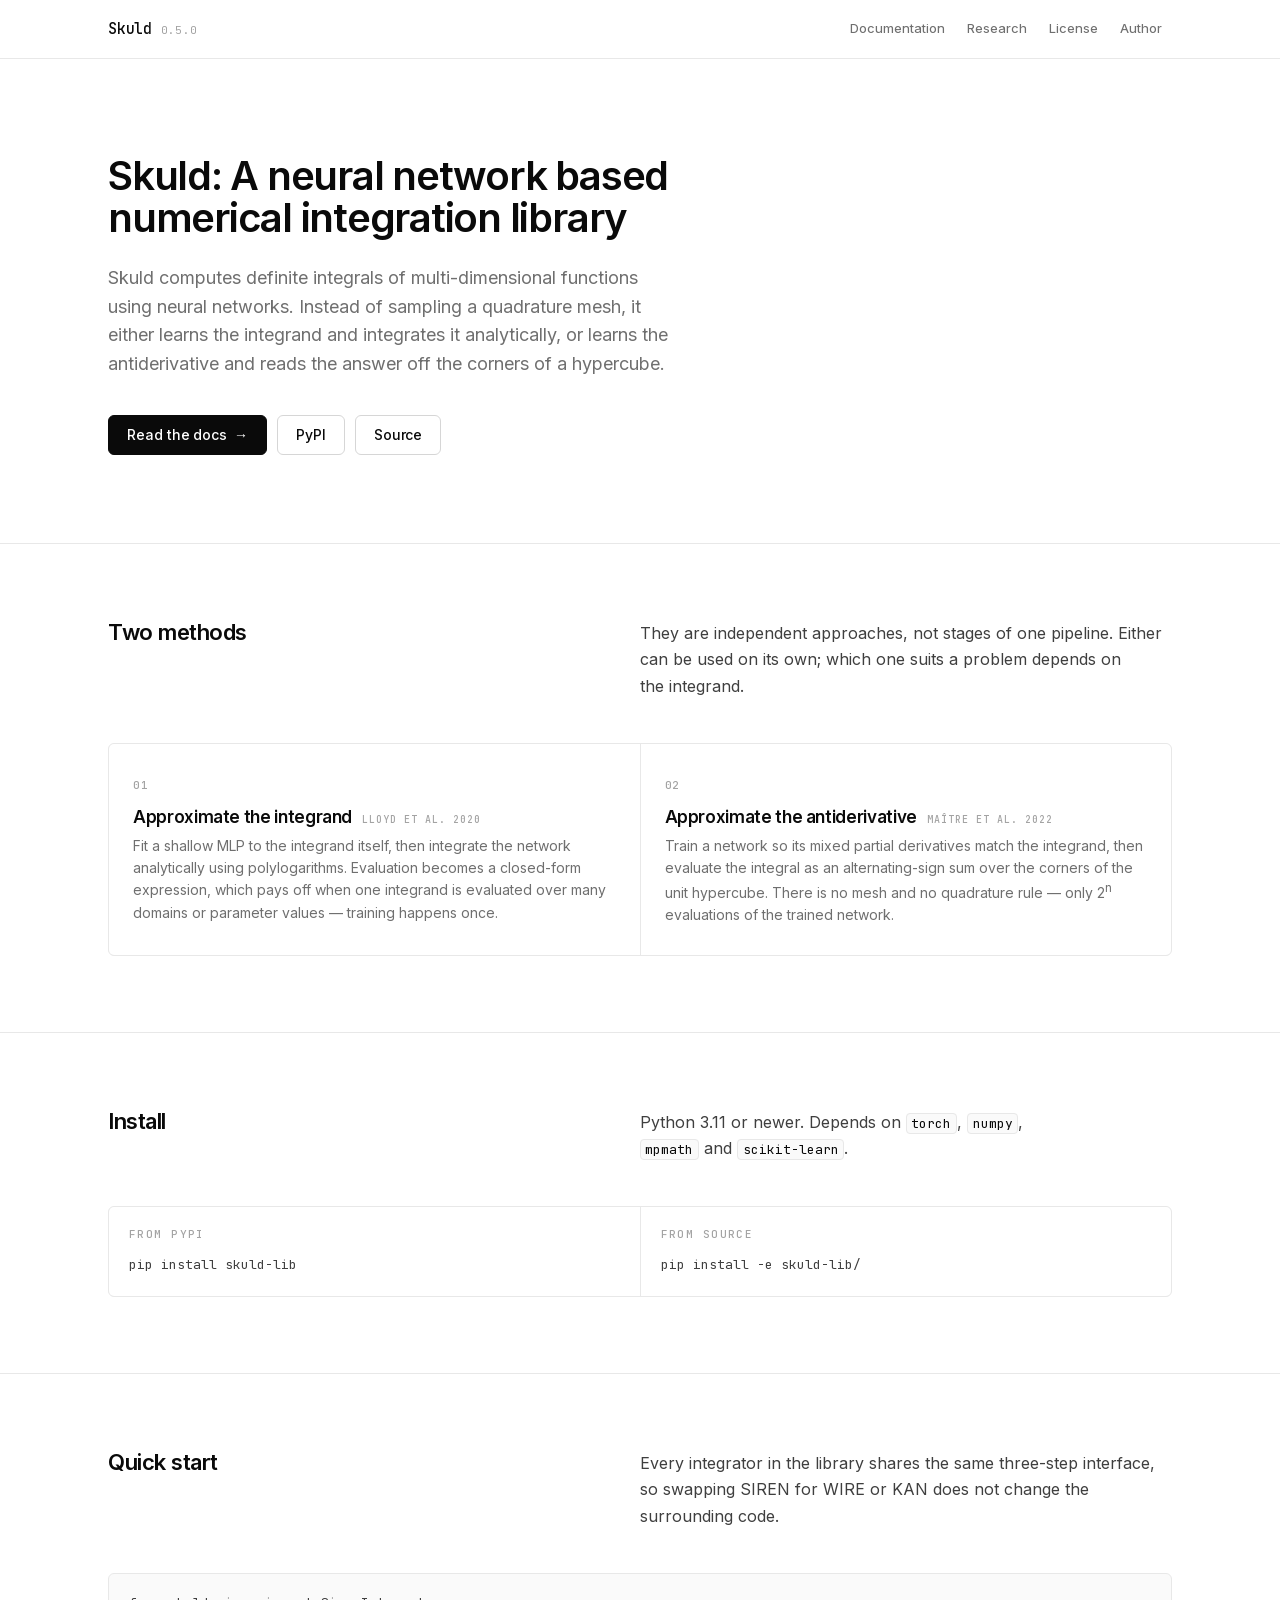
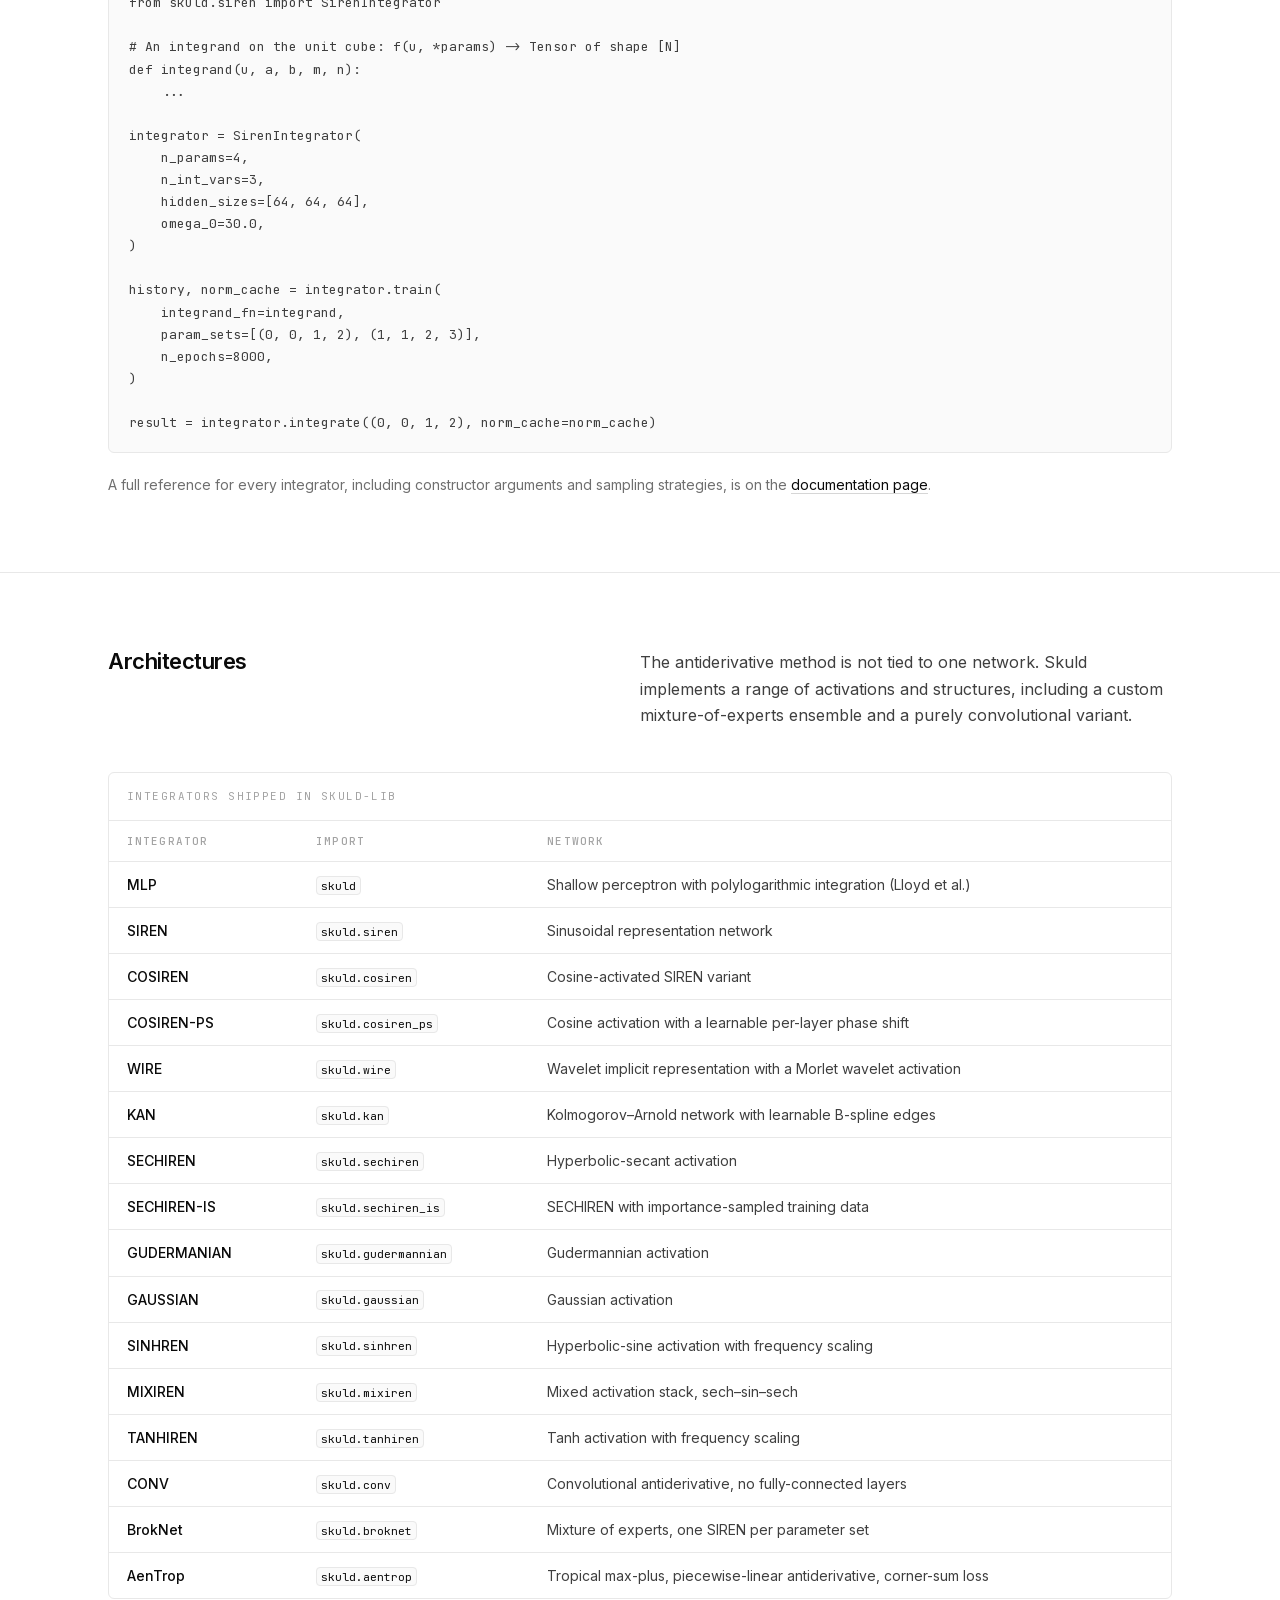
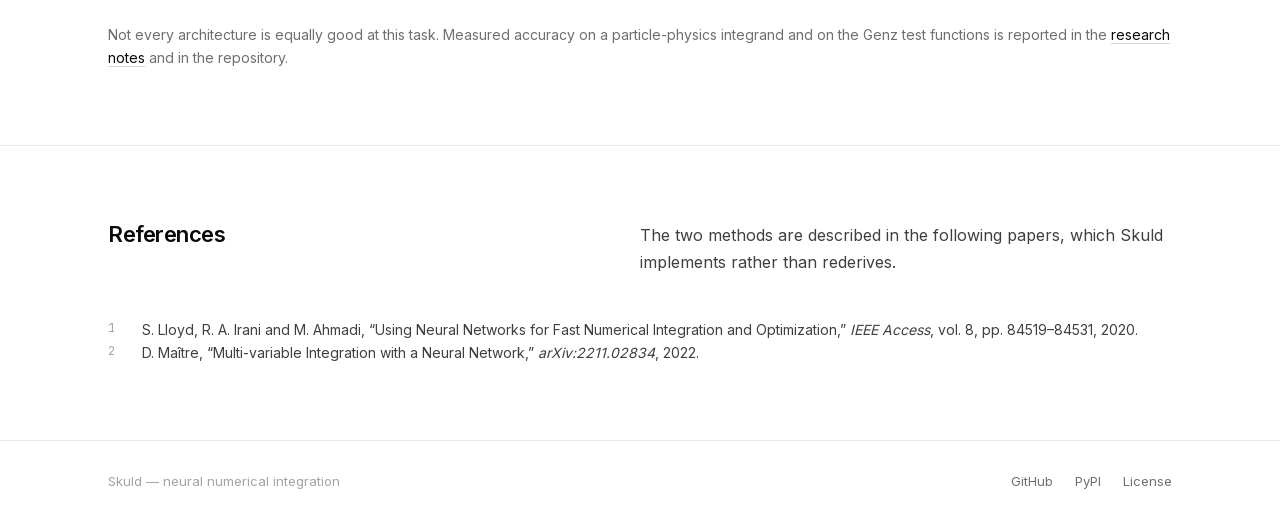
<file: index.html>
<!DOCTYPE html>
<html lang="en">
<head>
    <meta charset="UTF-8">
    <meta name="viewport" content="width=device-width, initial-scale=1.0">
    <title>Skuld — Neural Numerical Integration</title>
    <meta name="description" content="Skuld is a Python library that computes definite integrals with neural networks, using either integrand approximation or antiderivative approximation.">
    <link rel="preload" href="fonts/inter-latin.woff2" as="font" type="font/woff2" crossorigin>
    <link rel="preload" href="fonts/jbmono-latin.woff2" as="font" type="font/woff2" crossorigin>
    <link rel="icon" href="favicon.svg" type="image/svg+xml">
    <link rel="stylesheet" href="styles.css">
</head>
<body>
    <header class="site-header">
        <div class="site-header-inner">
            <a class="brand" href="index.html">
                <span class="brand-mark">Skuld</span>
                <span class="brand-version">0.5.0</span>
            </a>
            <nav class="site-nav" aria-label="Primary">
                <a href="docs.html">Documentation</a>
                <a href="research.html">Research</a>
                <a href="license.html">License</a>
                <a href="author.html">Author</a>
            </nav>
        </div>
    </header>

    <main class="site-main">
        <section class="hero">
            <h1>Skuld: A neural network based numerical integration library</h1>
            <p class="lede">
                Skuld computes definite integrals of multi-dimensional functions using neural
                networks. Instead of sampling a quadrature mesh, it either learns the integrand and
                integrates it analytically, or learns the antiderivative and reads the answer off
                the corners of a hypercube.
            </p>
            <div class="hero-actions">
                <a class="btn btn-primary" href="docs.html">
                    Read the docs
                    <span class="btn-arrow" aria-hidden="true">&rarr;</span>
                </a>
                <a class="btn" href="https://pypi.org/project/skuld-lib/" target="_blank" rel="noopener">
                    PyPI
                </a>
                <a class="btn" href="https://github.com/GrindelfP/project-skuld" target="_blank" rel="noopener">
                    Source
                </a>
            </div>
        </section>

        <section class="section">
            <div class="section-inner">
                <div class="section-head">
                    <h2>Two methods</h2>
                    <p>
                        They are independent approaches, not stages of one pipeline. Either can be
                        used on its own; which one suits a problem depends on the integrand.
                    </p>
                </div>
                <div class="features">
                    <div class="feature">
                        <span class="feature-index">01</span>
                        <h3>Approximate the integrand <span class="feature-tag">Lloyd et al. 2020</span></h3>
                        <p>
                            Fit a shallow MLP to the integrand itself, then integrate the network
                            analytically using polylogarithms. Evaluation becomes a closed-form
                            expression, which pays off when one integrand is evaluated over many
                            domains or parameter values — training happens once.
                        </p>
                    </div>
                    <div class="feature">
                        <span class="feature-index">02</span>
                        <h3>Approximate the antiderivative <span class="feature-tag">Maître et al. 2022</span></h3>
                        <p>
                            Train a network so its mixed partial derivatives match the integrand,
                            then evaluate the integral as an alternating-sign sum over the corners
                            of the unit hypercube. There is no mesh and no quadrature rule — only
                            2<sup>n</sup> evaluations of the trained network.
                        </p>
                    </div>
                </div>
            </div>
        </section>

        <section class="section">
            <div class="section-inner">
                <div class="section-head">
                    <h2>Install</h2>
                    <p>
                        Python 3.11 or newer. Depends on <code>torch</code>, <code>numpy</code>,
                        <code>mpmath</code> and <code>scikit-learn</code>.
                    </p>
                </div>
                <div class="install">
                    <div class="install-cell">
                        <span class="eyebrow">From PyPI</span>
                        <pre><code>pip install skuld-lib</code></pre>
                    </div>
                    <div class="install-cell">
                        <span class="eyebrow">From source</span>
                        <pre><code>pip install -e skuld-lib/</code></pre>
                    </div>
                </div>
            </div>
        </section>

        <section class="section">
            <div class="section-inner">
                <div class="section-head">
                    <h2>Quick start</h2>
                    <p>
                        Every integrator in the library shares the same three-step interface, so
                        swapping SIREN for WIRE or KAN does not change the surrounding code.
                    </p>
                </div>
                <pre><code>from skuld.siren import SirenIntegrator

# An integrand on the unit cube: f(u, *params) -&gt; Tensor of shape [N]
def integrand(u, a, b, m, n):
    ...

integrator = SirenIntegrator(
    n_params=4,
    n_int_vars=3,
    hidden_sizes=[64, 64, 64],
    omega_0=30.0,
)

history, norm_cache = integrator.train(
    integrand_fn=integrand,
    param_sets=[(0, 0, 1, 2), (1, 1, 2, 3)],
    n_epochs=8000,
)

result = integrator.integrate((0, 0, 1, 2), norm_cache=norm_cache)</code></pre>
                <p class="muted" style="font-size: 0.875rem;">
                    A full reference for every integrator, including constructor arguments and
                    sampling strategies, is on the <a href="docs.html">documentation page</a>.
                </p>
            </div>
        </section>

        <section class="section">
            <div class="section-inner">
                <div class="section-head">
                    <h2>Architectures</h2>
                    <p>
                        The antiderivative method is not tied to one network. Skuld implements a
                        range of activations and structures, including a custom mixture-of-experts
                        ensemble and a purely convolutional variant.
                    </p>
                </div>
                <div class="table-wrap">
                    <table>
                        <caption>Integrators shipped in skuld-lib</caption>
                        <thead>
                            <tr>
                                <th>Integrator</th>
                                <th>Import</th>
                                <th>Network</th>
                            </tr>
                        </thead>
                        <tbody>
                            <tr><th>MLP</th><td><code>skuld</code></td><td>Shallow perceptron with polylogarithmic integration (Lloyd et al.)</td></tr>
                            <tr><th>SIREN</th><td><code>skuld.siren</code></td><td>Sinusoidal representation network</td></tr>
                            <tr><th>COSIREN</th><td><code>skuld.cosiren</code></td><td>Cosine-activated SIREN variant</td></tr>
                            <tr><th>COSIREN-PS</th><td><code>skuld.cosiren_ps</code></td><td>Cosine activation with a learnable per-layer phase shift</td></tr>
                            <tr><th>WIRE</th><td><code>skuld.wire</code></td><td>Wavelet implicit representation with a Morlet wavelet activation</td></tr>
                            <tr><th>KAN</th><td><code>skuld.kan</code></td><td>Kolmogorov&ndash;Arnold network with learnable B-spline edges</td></tr>
                            <tr><th>SECHIREN</th><td><code>skuld.sechiren</code></td><td>Hyperbolic-secant activation</td></tr>
                            <tr><th>SECHIREN-IS</th><td><code>skuld.sechiren_is</code></td><td>SECHIREN with importance-sampled training data</td></tr>
                            <tr><th>GUDERMANIAN</th><td><code>skuld.gudermannian</code></td><td>Gudermannian activation</td></tr>
                            <tr><th>GAUSSIAN</th><td><code>skuld.gaussian</code></td><td>Gaussian activation</td></tr>
                            <tr><th>SINHREN</th><td><code>skuld.sinhren</code></td><td>Hyperbolic-sine activation with frequency scaling</td></tr>
                            <tr><th>MIXIREN</th><td><code>skuld.mixiren</code></td><td>Mixed activation stack, sech&ndash;sin&ndash;sech</td></tr>
                            <tr><th>TANHIREN</th><td><code>skuld.tanhiren</code></td><td>Tanh activation with frequency scaling</td></tr>
                            <tr><th>CONV</th><td><code>skuld.conv</code></td><td>Convolutional antiderivative, no fully-connected layers</td></tr>
                            <tr><th>BrokNet</th><td><code>skuld.broknet</code></td><td>Mixture of experts, one SIREN per parameter set</td></tr>
                            <tr><th>AenTrop</th><td><code>skuld.aentrop</code></td><td>Tropical max-plus, piecewise-linear antiderivative, corner-sum loss</td></tr>
                        </tbody>
                    </table>
                </div>
                <p class="muted" style="font-size: 0.875rem;">
                    Not every architecture is equally good at this task. Measured accuracy on a
                    particle-physics integrand and on the Genz test functions is reported in the
                    <a href="research.html">research notes</a> and in the repository.
                </p>
            </div>
        </section>

        <section class="section">
            <div class="section-inner">
                <div class="section-head">
                    <h2>References</h2>
                    <p>
                        The two methods are described in the following papers, which Skuld
                        implements rather than rederives.
                    </p>
                </div>
                <ol class="refs">
                    <li>
                        S. Lloyd, R. A. Irani and M. Ahmadi,
                        &ldquo;Using Neural Networks for Fast Numerical Integration and
                        Optimization,&rdquo; <em>IEEE Access</em>, vol. 8, pp. 84519&ndash;84531, 2020.
                    </li>
                    <li>
                        D. Ma&icirc;tre,
                        &ldquo;Multi-variable Integration with a Neural Network,&rdquo;
                        <em>arXiv:2211.02834</em>, 2022.
                    </li>
                </ol>
            </div>
        </section>
    </main>

    <footer class="site-footer">
        <div class="site-footer-inner">
            <span>Skuld &mdash; neural numerical integration</span>
            <span class="footer-spacer"></span>
            <a href="https://github.com/GrindelfP/project-skuld" target="_blank" rel="noopener">GitHub</a>
            <a href="https://pypi.org/project/skuld-lib/" target="_blank" rel="noopener">PyPI</a>
            <a href="license.html">License</a>
        </div>
    </footer>
</body>
</html>
</file>
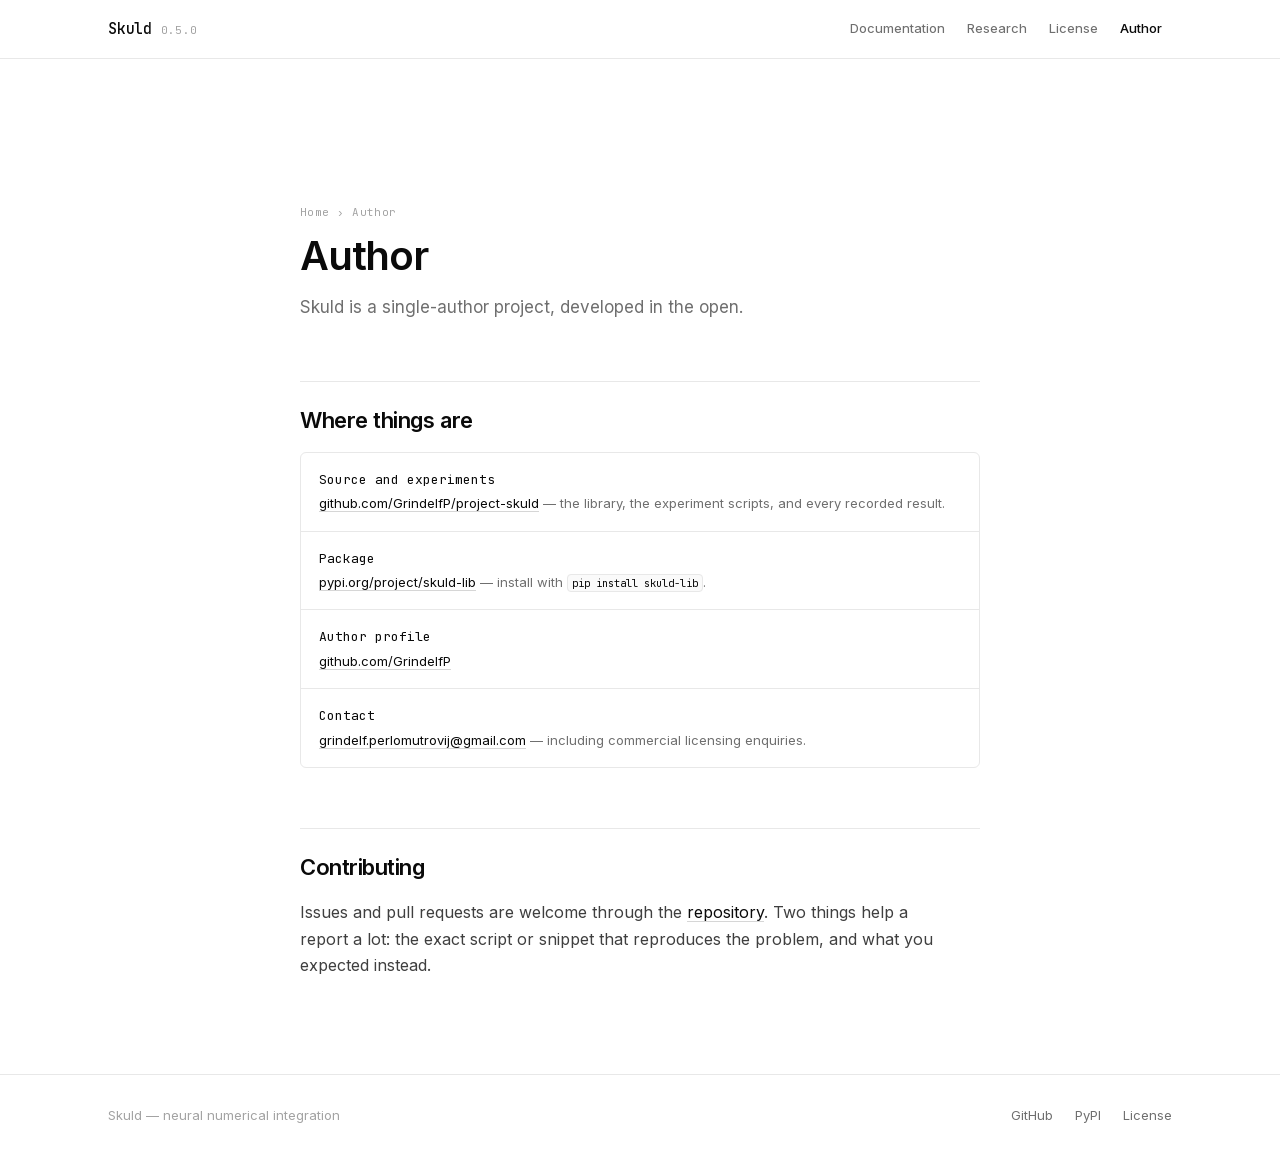
<file: author.html>
<!DOCTYPE html>
<html lang="en">
<head>
    <meta charset="UTF-8">
    <meta name="viewport" content="width=device-width, initial-scale=1.0">
    <title>Author — Skuld</title>
    <meta name="description" content="Skuld is developed by GrindelfP. Links to the source repository and PyPI package.">
    <link rel="preload" href="fonts/inter-latin.woff2" as="font" type="font/woff2" crossorigin>
    <link rel="preload" href="fonts/jbmono-latin.woff2" as="font" type="font/woff2" crossorigin>
    <link rel="icon" href="favicon.svg" type="image/svg+xml">
    <link rel="stylesheet" href="styles.css">
</head>
<body>
    <header class="site-header">
        <div class="site-header-inner">
            <a class="brand" href="index.html">
                <span class="brand-mark">Skuld</span>
                <span class="brand-version">0.5.0</span>
            </a>
            <nav class="site-nav" aria-label="Primary">
                <a href="docs.html">Documentation</a>
                <a href="research.html">Research</a>
                <a href="license.html">License</a>
                <a href="author.html" aria-current="page">Author</a>
            </nav>
        </div>
    </header>

    <main class="site-main">
        <article class="prose-body">
            <header class="page-head" style="padding: 72px 0 0; max-width: none;">
                <p class="crumbs"><a href="index.html">Home</a> &rsaquo; Author</p>
                <h1 style="margin-top: 14px;">Author</h1>
                <p class="lede">
                    Skuld is a single-author project, developed in the open.
                </p>
            </header>

            <h2 id="where">Where things are</h2>
            <div class="spec">
                <div class="spec-row">
                    <span class="spec-key">Source and experiments</span>
                    <span class="spec-val">
                        <a href="https://github.com/GrindelfP/project-skuld" target="_blank" rel="noopener">github.com/GrindelfP/project-skuld</a>
                        &mdash; the library, the experiment scripts, and every recorded result.
                    </span>
                </div>
                <div class="spec-row">
                    <span class="spec-key">Package</span>
                    <span class="spec-val">
                        <a href="https://pypi.org/project/skuld-lib/" target="_blank" rel="noopener">pypi.org/project/skuld-lib</a>
                        &mdash; install with <code>pip install skuld-lib</code>.
                    </span>
                </div>
                <div class="spec-row">
                    <span class="spec-key">Author profile</span>
                    <span class="spec-val">
                        <a href="https://github.com/GrindelfP" target="_blank" rel="noopener">github.com/GrindelfP</a>
                    </span>
                </div>
                <div class="spec-row">
                    <span class="spec-key">Contact</span>
                    <span class="spec-val">
                        <a href="mailto:grindelf.perlomutrovij@gmail.com">grindelf.perlomutrovij@gmail.com</a>
                        &mdash; including commercial licensing enquiries.
                    </span>
                </div>
            </div>

            <h2 id="contributing">Contributing</h2>
            <p>
                Issues and pull requests are welcome through the
                <a href="https://github.com/GrindelfP/project-skuld" target="_blank" rel="noopener">repository</a>.
                Two things help a report a lot: the exact script or snippet that reproduces the
                problem, and what you expected instead.
            </p>
        </article>
    </main>

    <footer class="site-footer">
        <div class="site-footer-inner">
            <span>Skuld &mdash; neural numerical integration</span>
            <span class="footer-spacer"></span>
            <a href="https://github.com/GrindelfP/project-skuld" target="_blank" rel="noopener">GitHub</a>
            <a href="https://pypi.org/project/skuld-lib/" target="_blank" rel="noopener">PyPI</a>
            <a href="license.html">License</a>
        </div>
    </footer>
</body>
</html>
</file>
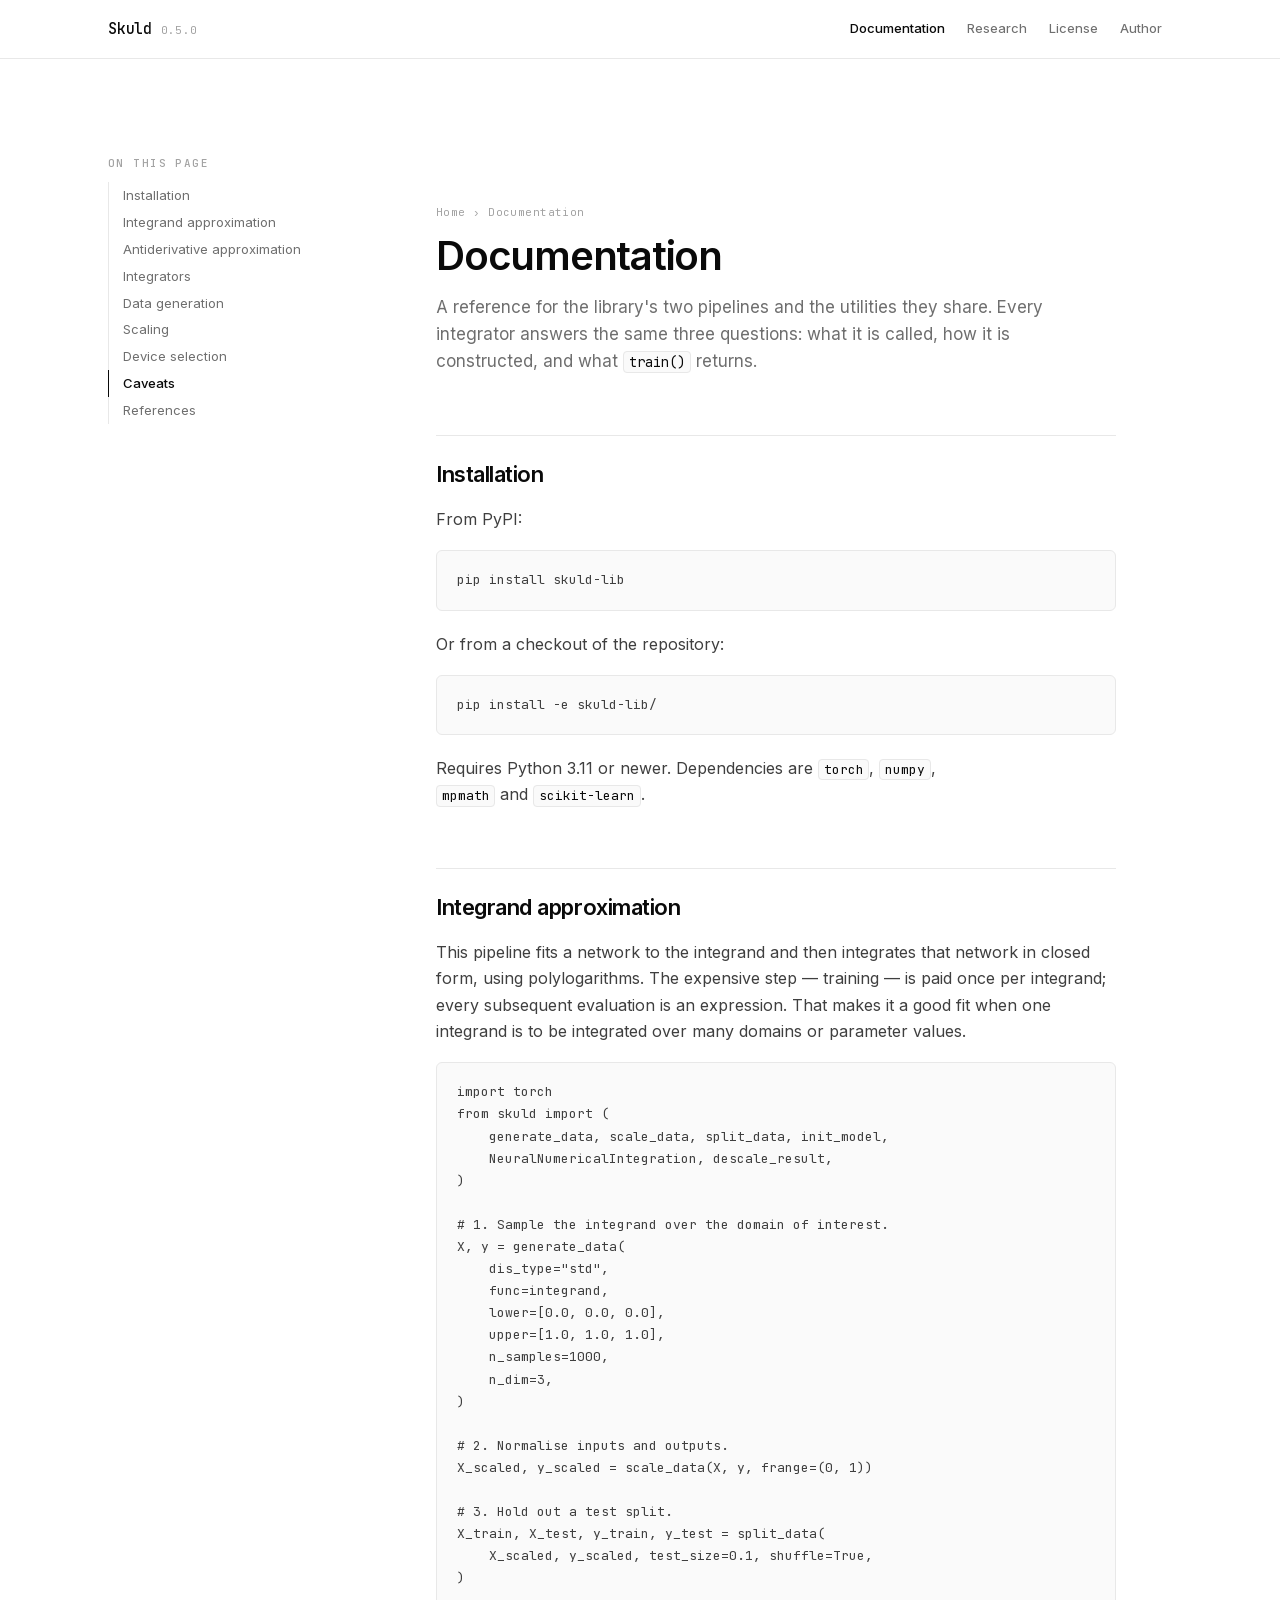
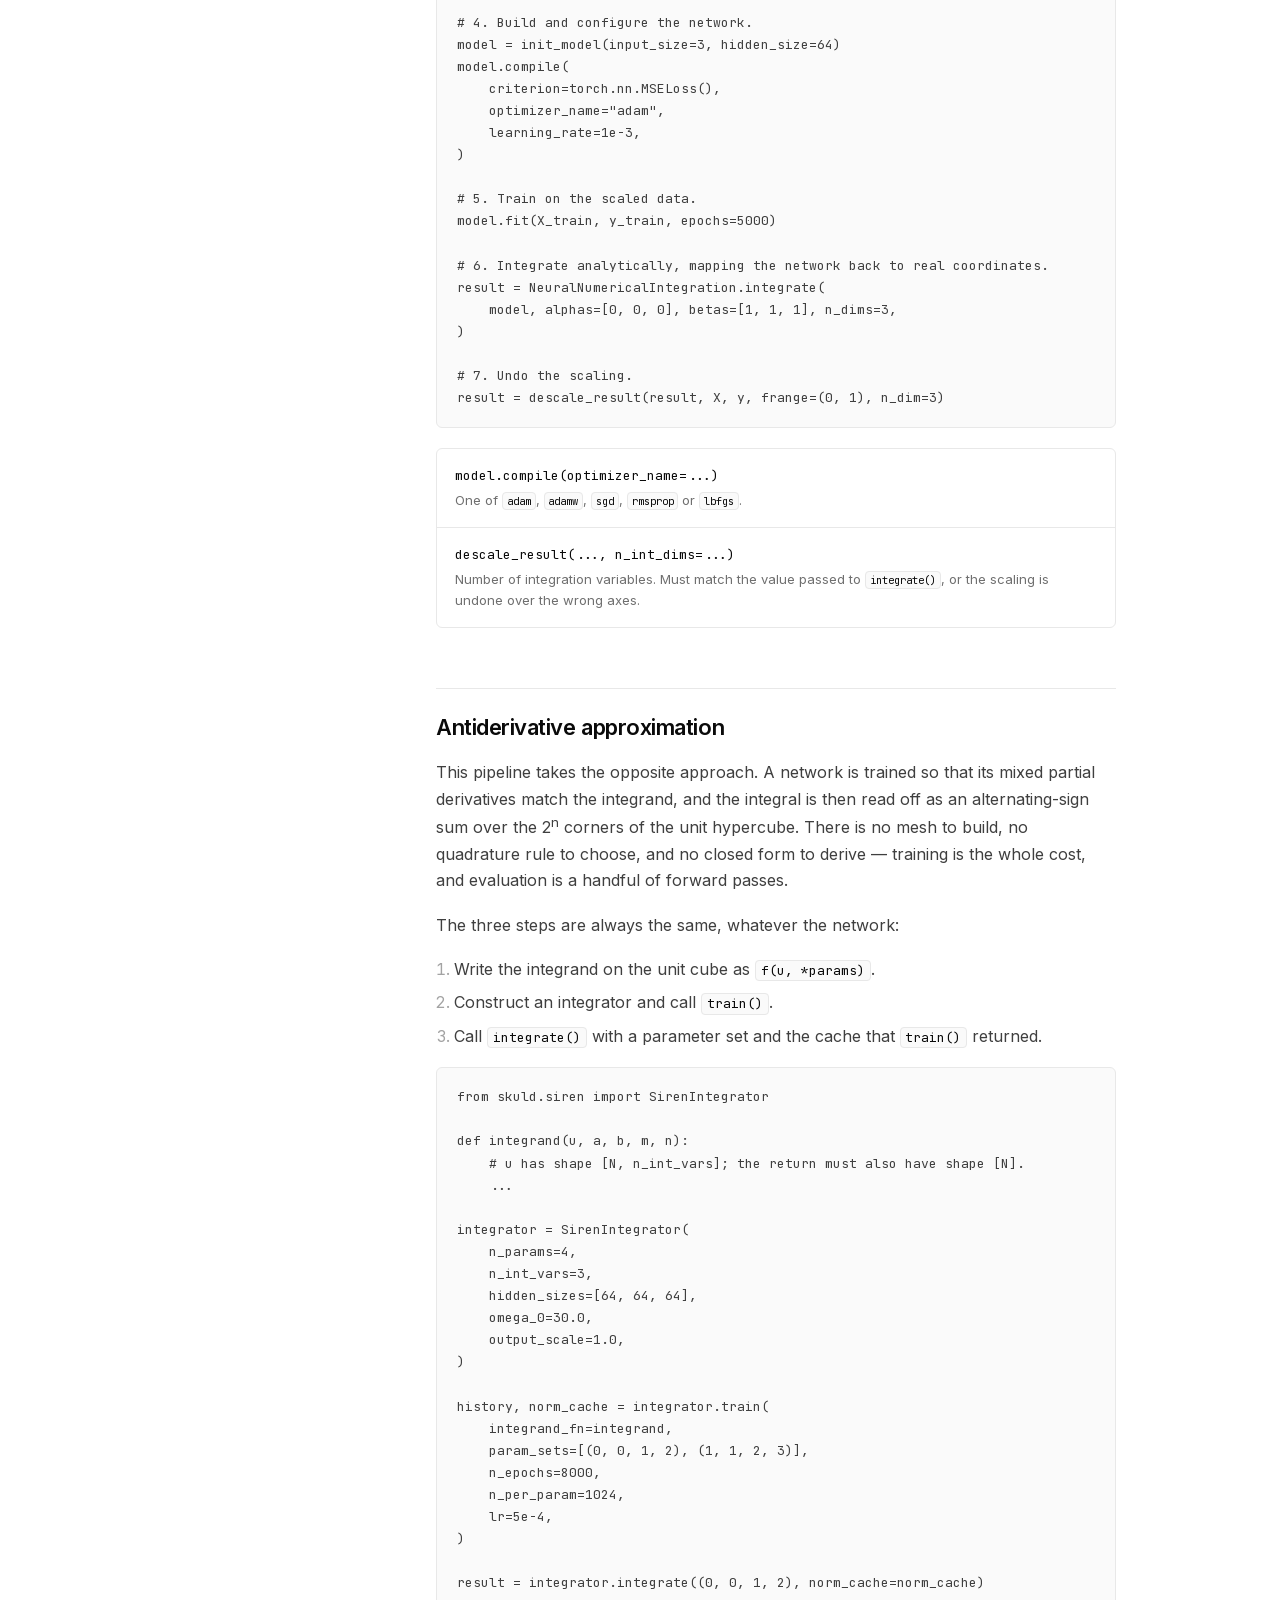
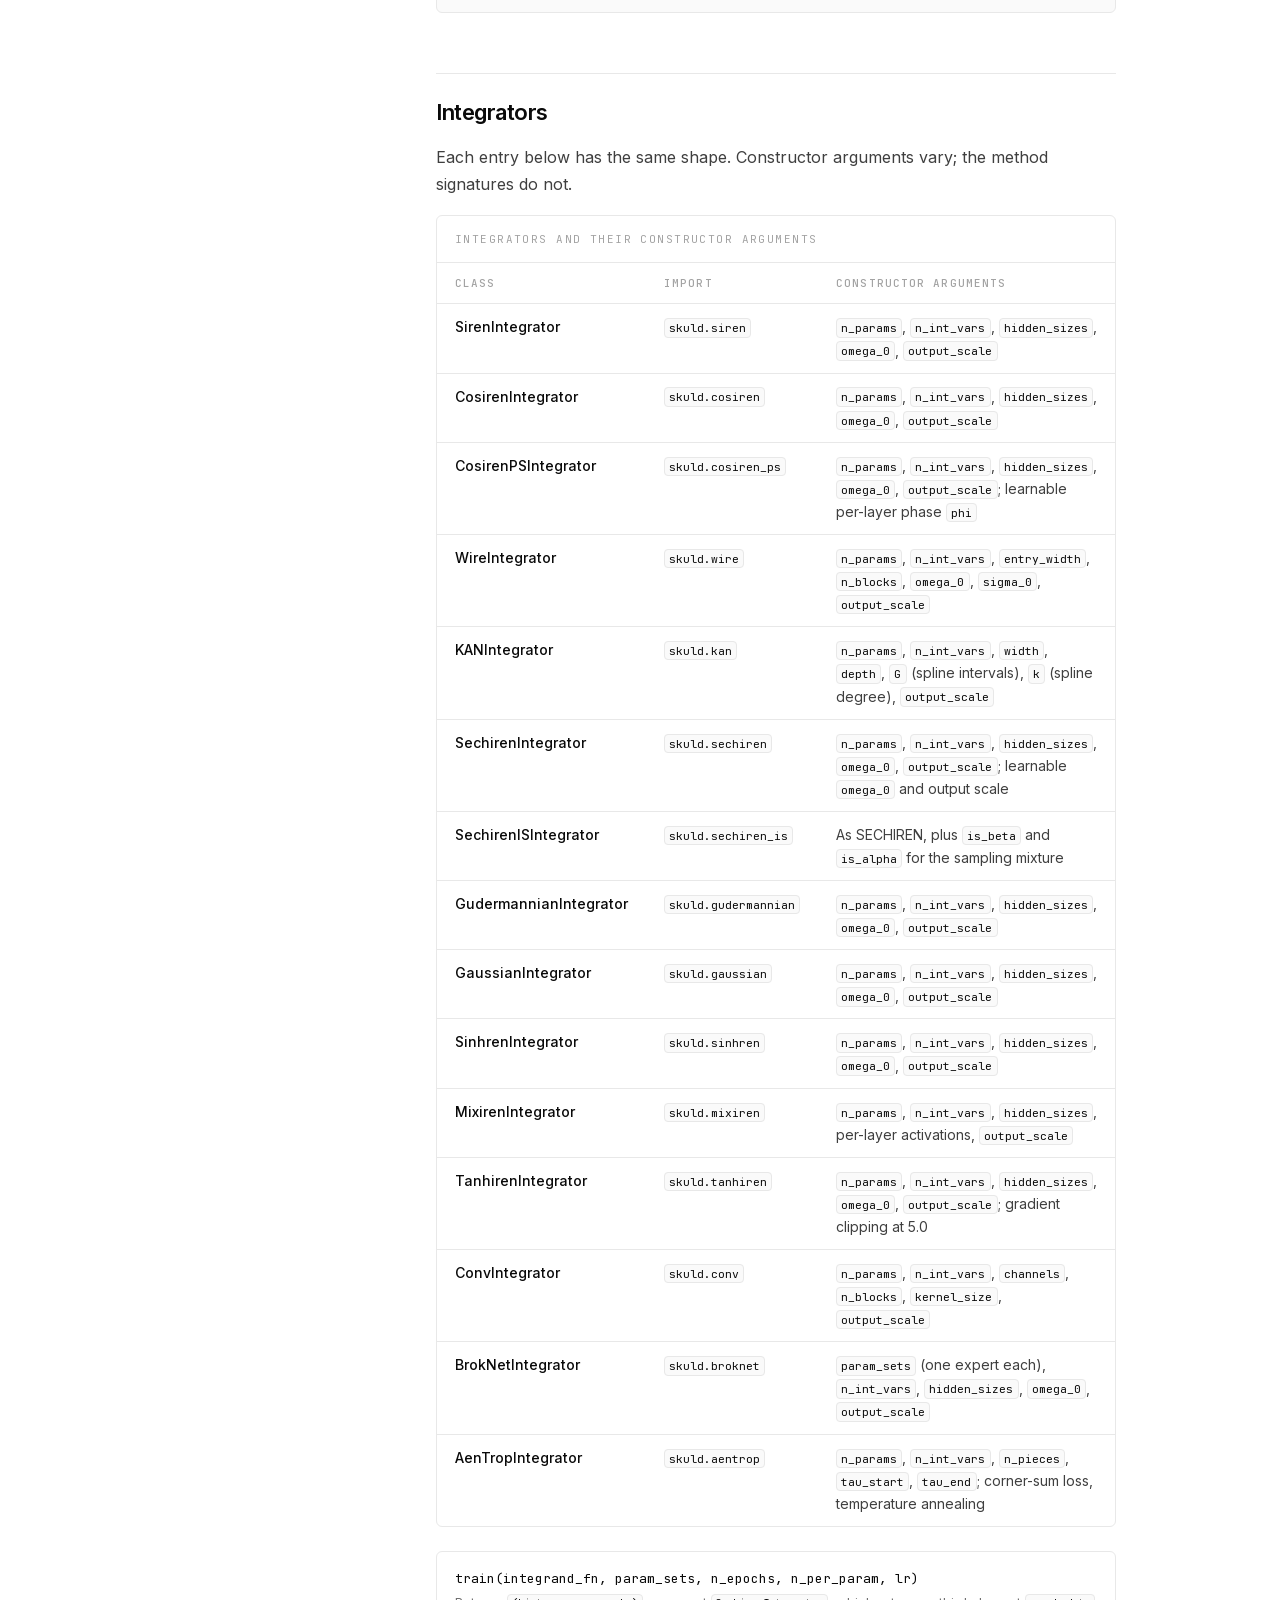
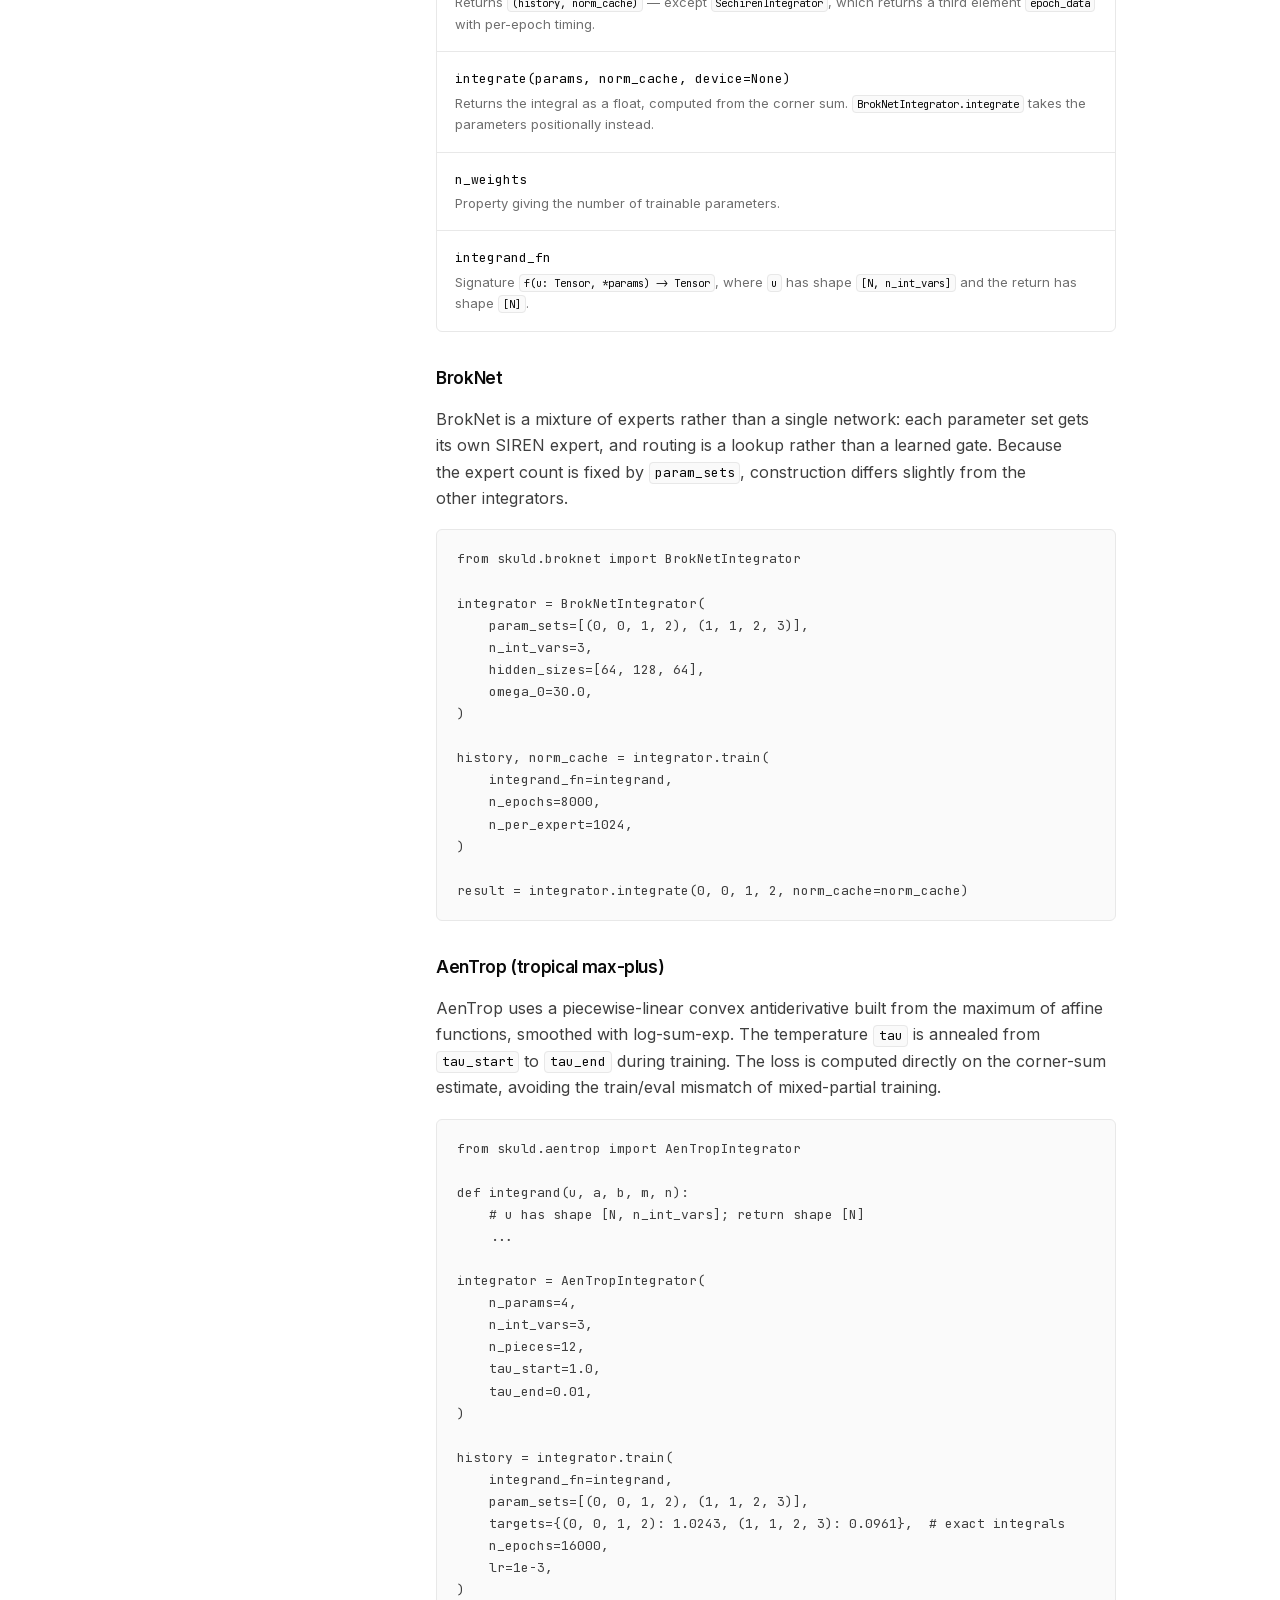
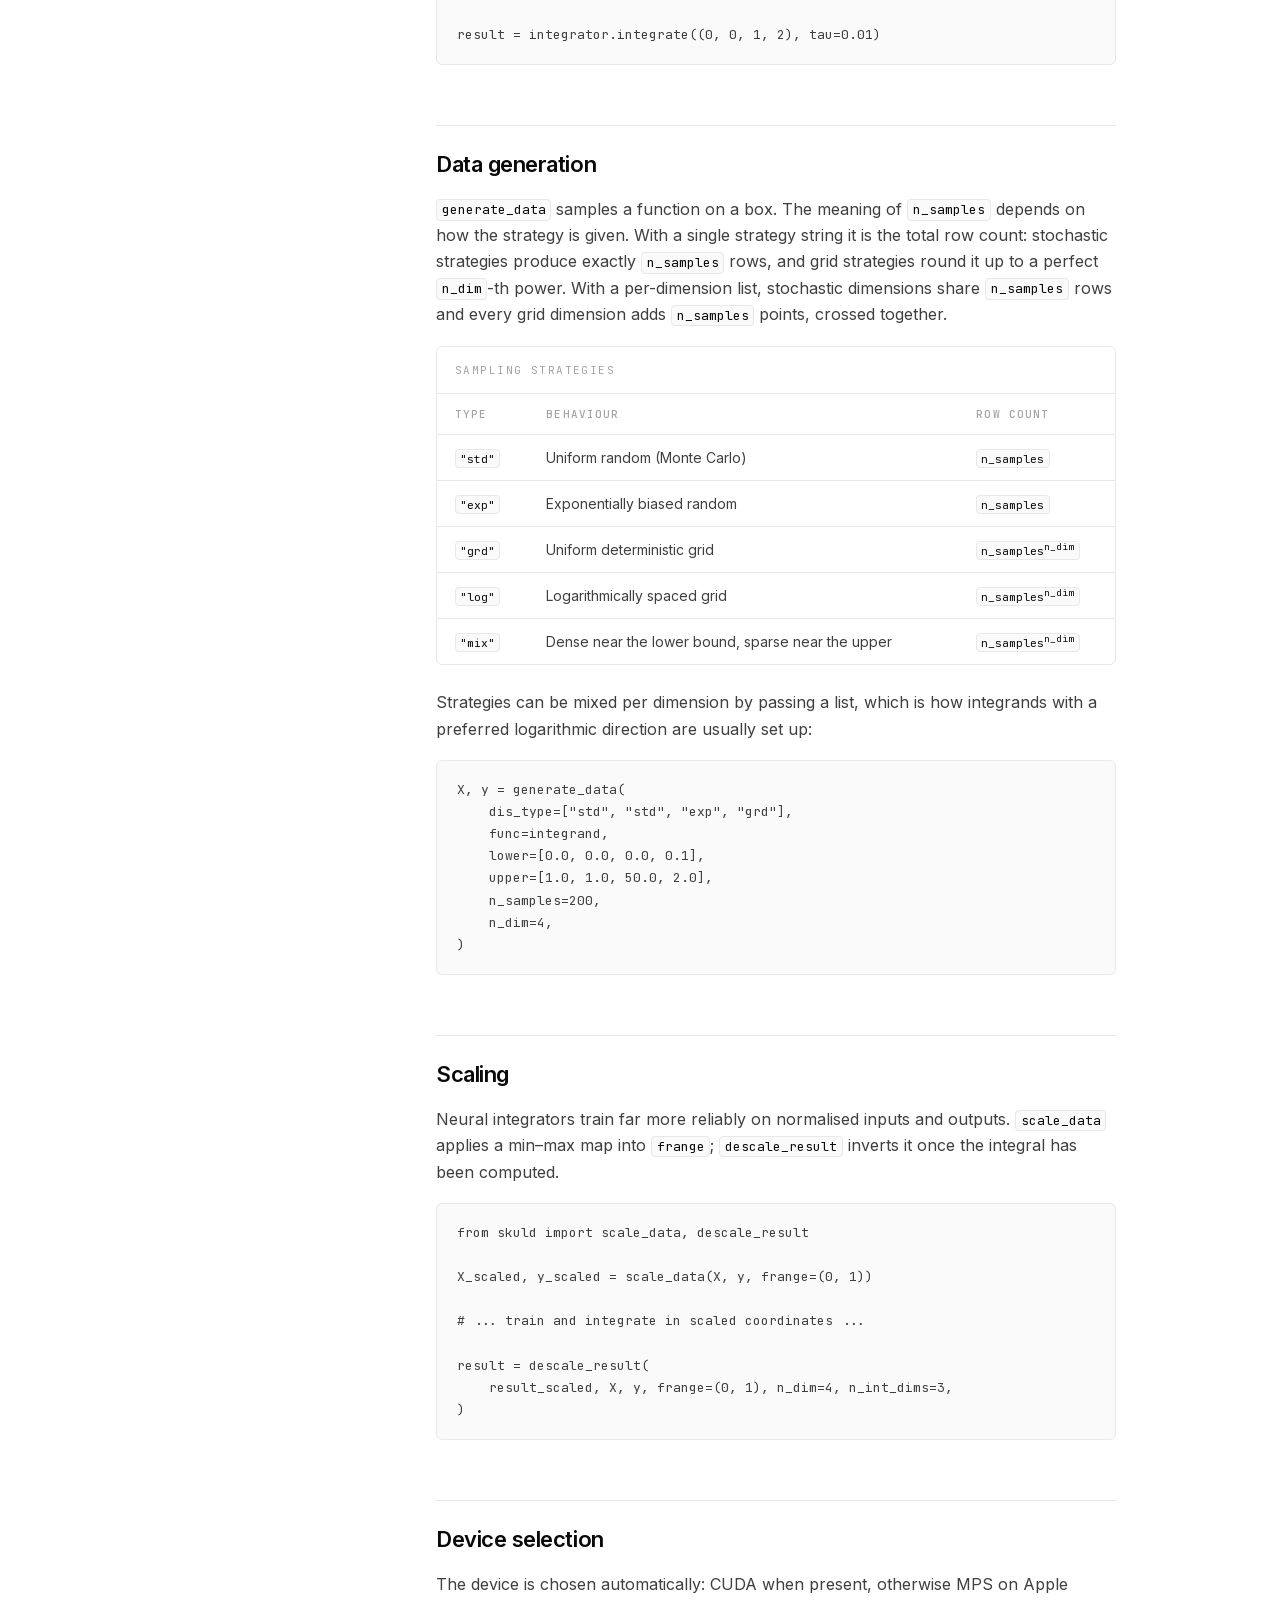
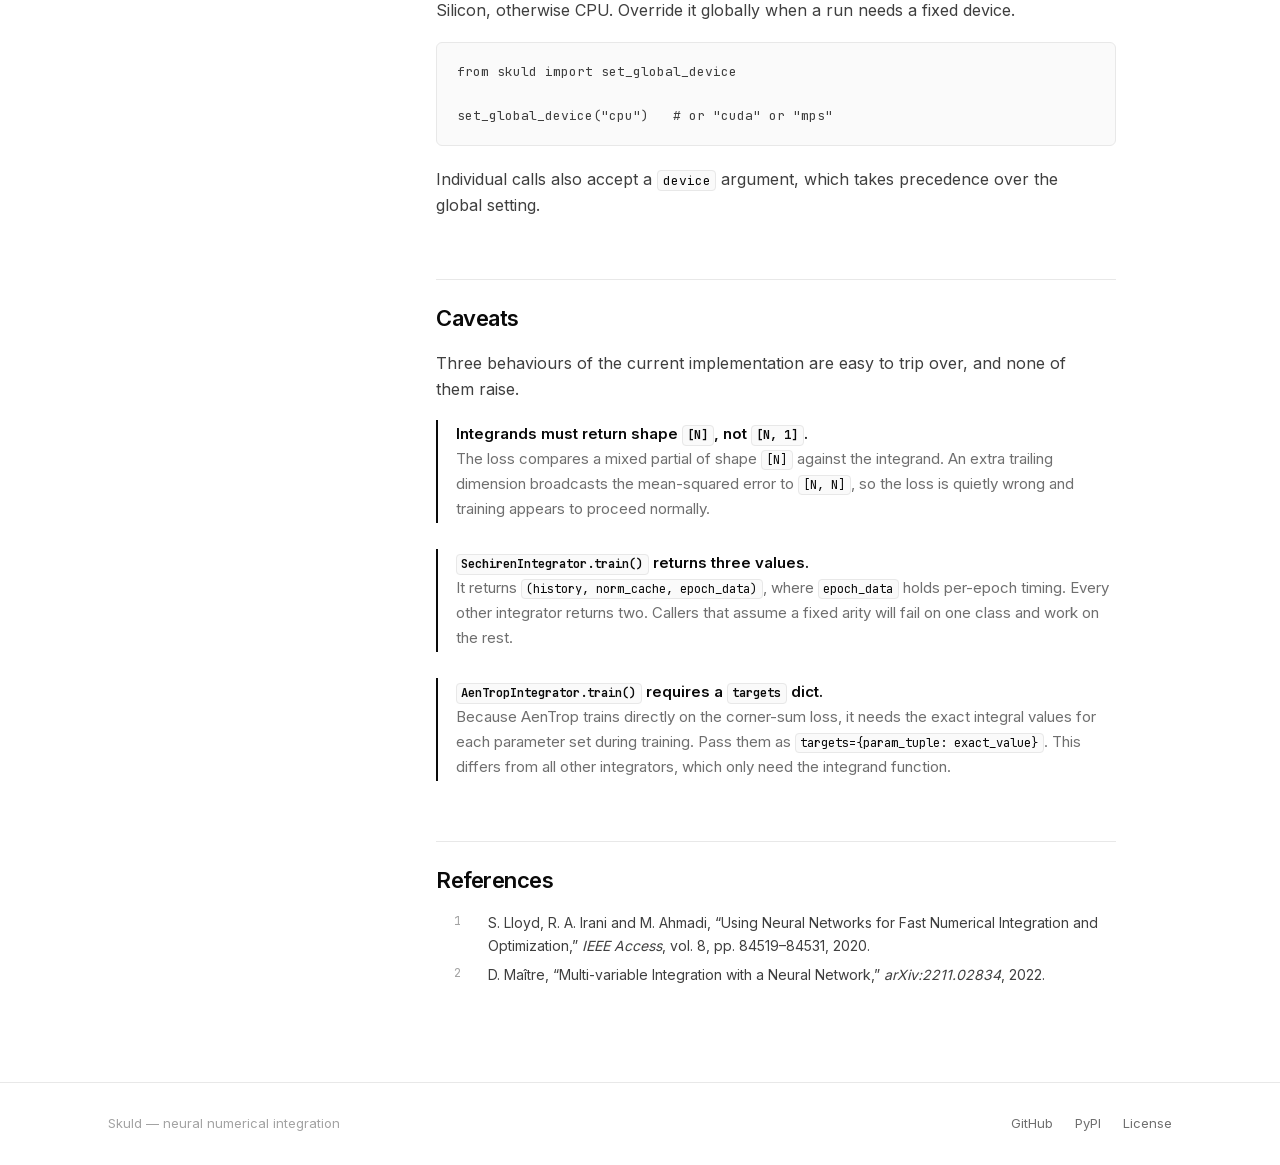
<file: docs.html>
<!DOCTYPE html>
<html lang="en">
<head>
    <meta charset="UTF-8">
    <meta name="viewport" content="width=device-width, initial-scale=1.0">
    <title>Documentation — Skuld</title>
    <meta name="description" content="API reference for Skuld: the Lloyd integrand-approximation pipeline, the Maître antiderivative integrators, data generation, scaling and device selection.">
    <link rel="preload" href="fonts/inter-latin.woff2" as="font" type="font/woff2" crossorigin>
    <link rel="preload" href="fonts/jbmono-latin.woff2" as="font" type="font/woff2" crossorigin>
    <link rel="icon" href="favicon.svg" type="image/svg+xml">
    <link rel="stylesheet" href="styles.css">
</head>
<body>
    <header class="site-header">
        <div class="site-header-inner">
            <a class="brand" href="index.html">
                <span class="brand-mark">Skuld</span>
                <span class="brand-version">0.5.0</span>
            </a>
            <nav class="site-nav" aria-label="Primary">
                <a href="docs.html" aria-current="page">Documentation</a>
                <a href="research.html">Research</a>
                <a href="license.html">License</a>
                <a href="author.html">Author</a>
            </nav>
        </div>
    </header>

    <main class="site-main">
        <div class="with-toc">
            <aside class="toc">
                <p class="toc-label">On this page</p>
                <nav aria-label="Table of contents">
                    <ol>
                        <li><a href="#install">Installation</a></li>
                        <li><a href="#lloyd">Integrand approximation</a></li>
                        <li><a href="#maitre">Antiderivative approximation</a></li>
                        <li><a href="#integrators">Integrators</a></li>
                        <li><a href="#data">Data generation</a></li>
                        <li><a href="#scaling">Scaling</a></li>
                        <li><a href="#device">Device selection</a></li>
                        <li><a href="#caveats">Caveats</a></li>
                        <li><a href="#references">References</a></li>
                    </ol>
                </nav>
            </aside>

            <article class="prose-body">
                <header class="page-head" style="padding: 72px 0 0; max-width: none;">
                    <p class="crumbs"><a href="index.html">Home</a> &rsaquo; Documentation</p>
                    <h1 style="margin-top: 14px;">Documentation</h1>
                    <p class="lede">
                        A reference for the library's two pipelines and the utilities they share.
                        Every integrator answers the same three questions: what it is called, how
                        it is constructed, and what <code>train()</code> returns.
                    </p>
                </header>

                <h2 id="install">Installation</h2>
                <p>From PyPI:</p>
                <pre><code>pip install skuld-lib</code></pre>
                <p>Or from a checkout of the repository:</p>
                <pre><code>pip install -e skuld-lib/</code></pre>
                <p>
                    Requires Python 3.11 or newer. Dependencies are <code>torch</code>,
                    <code>numpy</code>, <code>mpmath</code> and <code>scikit-learn</code>.
                </p>

                <h2 id="lloyd">Integrand approximation</h2>
                <p>
                    This pipeline fits a network to the integrand and then integrates that network
                    in closed form, using polylogarithms. The expensive step — training — is paid
                    once per integrand; every subsequent evaluation is an expression. That makes it
                    a good fit when one integrand is to be integrated over many domains or
                    parameter values.
                </p>
                <pre><code>import torch
from skuld import (
    generate_data, scale_data, split_data, init_model,
    NeuralNumericalIntegration, descale_result,
)

# 1. Sample the integrand over the domain of interest.
X, y = generate_data(
    dis_type="std",
    func=integrand,
    lower=[0.0, 0.0, 0.0],
    upper=[1.0, 1.0, 1.0],
    n_samples=1000,
    n_dim=3,
)

# 2. Normalise inputs and outputs.
X_scaled, y_scaled = scale_data(X, y, frange=(0, 1))

# 3. Hold out a test split.
X_train, X_test, y_train, y_test = split_data(
    X_scaled, y_scaled, test_size=0.1, shuffle=True,
)

# 4. Build and configure the network.
model = init_model(input_size=3, hidden_size=64)
model.compile(
    criterion=torch.nn.MSELoss(),
    optimizer_name="adam",
    learning_rate=1e-3,
)

# 5. Train on the scaled data.
model.fit(X_train, y_train, epochs=5000)

# 6. Integrate analytically, mapping the network back to real coordinates.
result = NeuralNumericalIntegration.integrate(
    model, alphas=[0, 0, 0], betas=[1, 1, 1], n_dims=3,
)

# 7. Undo the scaling.
result = descale_result(result, X, y, frange=(0, 1), n_dim=3)</code></pre>
                <div class="spec">
                    <div class="spec-row">
                        <span class="spec-key">model.compile(optimizer_name=...)</span>
                        <span class="spec-val">One of <code>adam</code>, <code>adamw</code>, <code>sgd</code>, <code>rmsprop</code> or <code>lbfgs</code>.</span>
                    </div>
                    <div class="spec-row">
                        <span class="spec-key">descale_result(..., n_int_dims=...)</span>
                        <span class="spec-val">Number of integration variables. Must match the value passed to <code>integrate()</code>, or the scaling is undone over the wrong axes.</span>
                    </div>
                </div>

                <h2 id="maitre">Antiderivative approximation</h2>
                <p>
                    This pipeline takes the opposite approach. A network is trained so that its
                    mixed partial derivatives match the integrand, and the integral is then read
                    off as an alternating-sign sum over the 2<sup>n</sup> corners of the unit
                    hypercube. There is no mesh to build, no quadrature rule to choose, and no
                    closed form to derive — training is the whole cost, and evaluation is a
                    handful of forward passes.
                </p>
                <p>The three steps are always the same, whatever the network:</p>
                <ol>
                    <li>Write the integrand on the unit cube as <code>f(u, *params)</code>.</li>
                    <li>Construct an integrator and call <code>train()</code>.</li>
                    <li>Call <code>integrate()</code> with a parameter set and the cache that <code>train()</code> returned.</li>
                </ol>
                <pre><code>from skuld.siren import SirenIntegrator

def integrand(u, a, b, m, n):
    # u has shape [N, n_int_vars]; the return must also have shape [N].
    ...

integrator = SirenIntegrator(
    n_params=4,
    n_int_vars=3,
    hidden_sizes=[64, 64, 64],
    omega_0=30.0,
    output_scale=1.0,
)

history, norm_cache = integrator.train(
    integrand_fn=integrand,
    param_sets=[(0, 0, 1, 2), (1, 1, 2, 3)],
    n_epochs=8000,
    n_per_param=1024,
    lr=5e-4,
)

result = integrator.integrate((0, 0, 1, 2), norm_cache=norm_cache)</code></pre>

                <h2 id="integrators">Integrators</h2>
                <p>
                    Each entry below has the same shape. Constructor arguments vary; the method
                    signatures do not.
                </p>
                <div class="table-wrap">
                    <table>
                        <caption>Integrators and their constructor arguments</caption>
                        <thead>
                            <tr>
                                <th>Class</th>
                                <th>Import</th>
                                <th>Constructor arguments</th>
                            </tr>
                        </thead>
                        <tbody>
                            <tr>
                                <th>SirenIntegrator</th>
                                <td><code>skuld.siren</code></td>
                                <td><code>n_params</code>, <code>n_int_vars</code>, <code>hidden_sizes</code>, <code>omega_0</code>, <code>output_scale</code></td>
                            </tr>
                            <tr>
                                <th>CosirenIntegrator</th>
                                <td><code>skuld.cosiren</code></td>
                                <td><code>n_params</code>, <code>n_int_vars</code>, <code>hidden_sizes</code>, <code>omega_0</code>, <code>output_scale</code></td>
                            </tr>
                            <tr>
                                <th>CosirenPSIntegrator</th>
                                <td><code>skuld.cosiren_ps</code></td>
                                <td><code>n_params</code>, <code>n_int_vars</code>, <code>hidden_sizes</code>, <code>omega_0</code>, <code>output_scale</code>; learnable per-layer phase <code>phi</code></td>
                            </tr>
                            <tr>
                                <th>WireIntegrator</th>
                                <td><code>skuld.wire</code></td>
                                <td><code>n_params</code>, <code>n_int_vars</code>, <code>entry_width</code>, <code>n_blocks</code>, <code>omega_0</code>, <code>sigma_0</code>, <code>output_scale</code></td>
                            </tr>
                            <tr>
                                <th>KANIntegrator</th>
                                <td><code>skuld.kan</code></td>
                                <td><code>n_params</code>, <code>n_int_vars</code>, <code>width</code>, <code>depth</code>, <code>G</code> (spline intervals), <code>k</code> (spline degree), <code>output_scale</code></td>
                            </tr>
                            <tr>
                                <th>SechirenIntegrator</th>
                                <td><code>skuld.sechiren</code></td>
                                <td><code>n_params</code>, <code>n_int_vars</code>, <code>hidden_sizes</code>, <code>omega_0</code>, <code>output_scale</code>; learnable <code>omega_0</code> and output scale</td>
                            </tr>
                            <tr>
                                <th>SechirenISIntegrator</th>
                                <td><code>skuld.sechiren_is</code></td>
                                <td>As SECHIREN, plus <code>is_beta</code> and <code>is_alpha</code> for the sampling mixture</td>
                            </tr>
                            <tr>
                                <th>GudermannianIntegrator</th>
                                <td><code>skuld.gudermannian</code></td>
                                <td><code>n_params</code>, <code>n_int_vars</code>, <code>hidden_sizes</code>, <code>omega_0</code>, <code>output_scale</code></td>
                            </tr>
                            <tr>
                                <th>GaussianIntegrator</th>
                                <td><code>skuld.gaussian</code></td>
                                <td><code>n_params</code>, <code>n_int_vars</code>, <code>hidden_sizes</code>, <code>omega_0</code>, <code>output_scale</code></td>
                            </tr>
                            <tr>
                                <th>SinhrenIntegrator</th>
                                <td><code>skuld.sinhren</code></td>
                                <td><code>n_params</code>, <code>n_int_vars</code>, <code>hidden_sizes</code>, <code>omega_0</code>, <code>output_scale</code></td>
                            </tr>
                            <tr>
                                <th>MixirenIntegrator</th>
                                <td><code>skuld.mixiren</code></td>
                                <td><code>n_params</code>, <code>n_int_vars</code>, <code>hidden_sizes</code>, per-layer activations, <code>output_scale</code></td>
                            </tr>
                            <tr>
                                <th>TanhirenIntegrator</th>
                                <td><code>skuld.tanhiren</code></td>
                                <td><code>n_params</code>, <code>n_int_vars</code>, <code>hidden_sizes</code>, <code>omega_0</code>, <code>output_scale</code>; gradient clipping at 5.0</td>
                            </tr>
                            <tr>
                                <th>ConvIntegrator</th>
                                <td><code>skuld.conv</code></td>
                                <td><code>n_params</code>, <code>n_int_vars</code>, <code>channels</code>, <code>n_blocks</code>, <code>kernel_size</code>, <code>output_scale</code></td>
                            </tr>
                            <tr>
                                <th>BrokNetIntegrator</th>
                                <td><code>skuld.broknet</code></td>
                                <td><code>param_sets</code> (one expert each), <code>n_int_vars</code>, <code>hidden_sizes</code>, <code>omega_0</code>, <code>output_scale</code></td>
                            </tr>
                            <tr>
                                <th>AenTropIntegrator</th>
                                <td><code>skuld.aentrop</code></td>
                                <td><code>n_params</code>, <code>n_int_vars</code>, <code>n_pieces</code>, <code>tau_start</code>, <code>tau_end</code>; corner-sum loss, temperature annealing</td>
                            </tr>
                        </tbody>
                    </table>
                </div>

                <div class="spec">
                    <div class="spec-row">
                        <span class="spec-key">train(integrand_fn, param_sets, n_epochs, n_per_param, lr)</span>
                        <span class="spec-val">Returns <code>(history, norm_cache)</code> &mdash; except <code>SechirenIntegrator</code>, which returns a third element <code>epoch_data</code> with per-epoch timing.</span>
                    </div>
                    <div class="spec-row">
                        <span class="spec-key">integrate(params, norm_cache, device=None)</span>
                        <span class="spec-val">Returns the integral as a float, computed from the corner sum. <code>BrokNetIntegrator.integrate</code> takes the parameters positionally instead.</span>
                    </div>
                    <div class="spec-row">
                        <span class="spec-key">n_weights</span>
                        <span class="spec-val">Property giving the number of trainable parameters.</span>
                    </div>
                    <div class="spec-row">
                        <span class="spec-key">integrand_fn</span>
                        <span class="spec-val">Signature <code>f(u: Tensor, *params) -&gt; Tensor</code>, where <code>u</code> has shape <code>[N, n_int_vars]</code> and the return has shape <code>[N]</code>.</span>
                    </div>
                </div>

                <h3>BrokNet</h3>
                <p>
                    BrokNet is a mixture of experts rather than a single network: each parameter set
                    gets its own SIREN expert, and routing is a lookup rather than a learned gate.
                    Because the expert count is fixed by <code>param_sets</code>, construction
                    differs slightly from the other integrators.
                </p>
                <pre><code>from skuld.broknet import BrokNetIntegrator

integrator = BrokNetIntegrator(
    param_sets=[(0, 0, 1, 2), (1, 1, 2, 3)],
    n_int_vars=3,
    hidden_sizes=[64, 128, 64],
    omega_0=30.0,
)

history, norm_cache = integrator.train(
    integrand_fn=integrand,
    n_epochs=8000,
    n_per_expert=1024,
)

result = integrator.integrate(0, 0, 1, 2, norm_cache=norm_cache)</code></pre>

                <h3>AenTrop (tropical max-plus)</h3>
                <p>
                    AenTrop uses a piecewise-linear convex antiderivative built from the maximum
                    of affine functions, smoothed with log-sum-exp. The temperature <code>tau</code>
                    is annealed from <code>tau_start</code> to <code>tau_end</code> during training.
                    The loss is computed directly on the corner-sum estimate, avoiding the
                    train/eval mismatch of mixed-partial training.
                </p>
                <pre><code>from skuld.aentrop import AenTropIntegrator

def integrand(u, a, b, m, n):
    # u has shape [N, n_int_vars]; return shape [N]
    ...

integrator = AenTropIntegrator(
    n_params=4,
    n_int_vars=3,
    n_pieces=12,
    tau_start=1.0,
    tau_end=0.01,
)

history = integrator.train(
    integrand_fn=integrand,
    param_sets=[(0, 0, 1, 2), (1, 1, 2, 3)],
    targets={(0, 0, 1, 2): 1.0243, (1, 1, 2, 3): 0.0961},  # exact integrals
    n_epochs=16000,
    lr=1e-3,
)

result = integrator.integrate((0, 0, 1, 2), tau=0.01)</code></pre>

                <h2 id="data">Data generation</h2>
                <p>
                    <code>generate_data</code> samples a function on a box. The meaning of
                    <code>n_samples</code> depends on how the strategy is given. With a single
                    strategy string it is the total row count: stochastic strategies produce
                    exactly <code>n_samples</code> rows, and grid strategies round it up to a
                    perfect <code>n_dim</code>-th power. With a per-dimension list, stochastic
                    dimensions share <code>n_samples</code> rows and every grid dimension adds
                    <code>n_samples</code> points, crossed together.
                </p>
                <div class="table-wrap">
                    <table>
                        <caption>Sampling strategies</caption>
                        <thead>
                            <tr><th>Type</th><th>Behaviour</th><th>Row count</th></tr>
                        </thead>
                        <tbody>
                            <tr><td><code>"std"</code></td><td>Uniform random (Monte Carlo)</td><td><code>n_samples</code></td></tr>
                            <tr><td><code>"exp"</code></td><td>Exponentially biased random</td><td><code>n_samples</code></td></tr>
                            <tr><td><code>"grd"</code></td><td>Uniform deterministic grid</td><td><code>n_samples<sup>n_dim</sup></code></td></tr>
                            <tr><td><code>"log"</code></td><td>Logarithmically spaced grid</td><td><code>n_samples<sup>n_dim</sup></code></td></tr>
                            <tr><td><code>"mix"</code></td><td>Dense near the lower bound, sparse near the upper</td><td><code>n_samples<sup>n_dim</sup></code></td></tr>
                        </tbody>
                    </table>
                </div>
                <p>
                    Strategies can be mixed per dimension by passing a list, which is how
                    integrands with a preferred logarithmic direction are usually set up:
                </p>
                <pre><code>X, y = generate_data(
    dis_type=["std", "std", "exp", "grd"],
    func=integrand,
    lower=[0.0, 0.0, 0.0, 0.1],
    upper=[1.0, 1.0, 50.0, 2.0],
    n_samples=200,
    n_dim=4,
)</code></pre>

                <h2 id="scaling">Scaling</h2>
                <p>
                    Neural integrators train far more reliably on normalised inputs and outputs.
                    <code>scale_data</code> applies a min&ndash;max map into
                    <code>frange</code>; <code>descale_result</code> inverts it once the integral
                    has been computed.
                </p>
                <pre><code>from skuld import scale_data, descale_result

X_scaled, y_scaled = scale_data(X, y, frange=(0, 1))

# ... train and integrate in scaled coordinates ...

result = descale_result(
    result_scaled, X, y, frange=(0, 1), n_dim=4, n_int_dims=3,
)</code></pre>

                <h2 id="device">Device selection</h2>
                <p>
                    The device is chosen automatically: CUDA when present, otherwise MPS on Apple
                    Silicon, otherwise CPU. Override it globally when a run needs a fixed device.
                </p>
                <pre><code>from skuld import set_global_device

set_global_device("cpu")   # or "cuda" or "mps"</code></pre>
                <p>
                    Individual calls also accept a <code>device</code> argument, which takes
                    precedence over the global setting.
                </p>

                <h2 id="caveats">Caveats</h2>
                <p>
                    Three behaviours of the current implementation are easy to trip over, and none
                    of them raise.
                </p>
                <div class="note">
                    <p><strong>Integrands must return shape <code>[N]</code>, not <code>[N, 1]</code>.</strong></p>
                    <p>
                        The loss compares a mixed partial of shape <code>[N]</code> against the
                        integrand. An extra trailing dimension broadcasts the mean-squared error to
                        <code>[N, N]</code>, so the loss is quietly wrong and training appears to
                        proceed normally.
                    </p>
                </div>
                <div class="note" style="margin-top: 26px;">
                    <p><strong><code>SechirenIntegrator.train()</code> returns three values.</strong></p>
                    <p>
                        It returns <code>(history, norm_cache, epoch_data)</code>, where
                        <code>epoch_data</code> holds per-epoch timing. Every other integrator
                        returns two. Callers that assume a fixed arity will fail on one class and
                        work on the rest.
                    </p>
                </div>
                <div class="note" style="margin-top: 26px;">
                    <p><strong><code>AenTropIntegrator.train()</code> requires a <code>targets</code> dict.</strong></p>
                    <p>
                        Because AenTrop trains directly on the corner-sum loss, it needs the exact
                        integral values for each parameter set during training. Pass them as
                        <code>targets={param_tuple: exact_value}</code>. This differs from all other
                        integrators, which only need the integrand function.
                    </p>
                </div>

                <h2 id="references">References</h2>
                <ol class="refs">
                    <li>
                        S. Lloyd, R. A. Irani and M. Ahmadi,
                        &ldquo;Using Neural Networks for Fast Numerical Integration and
                        Optimization,&rdquo; <em>IEEE Access</em>, vol. 8, pp. 84519&ndash;84531, 2020.
                    </li>
                    <li>
                        D. Ma&icirc;tre,
                        &ldquo;Multi-variable Integration with a Neural Network,&rdquo;
                        <em>arXiv:2211.02834</em>, 2022.
                    </li>
                </ol>
            </article>
        </div>
    </main>

    <footer class="site-footer">
        <div class="site-footer-inner">
            <span>Skuld &mdash; neural numerical integration</span>
            <span class="footer-spacer"></span>
            <a href="https://github.com/GrindelfP/project-skuld" target="_blank" rel="noopener">GitHub</a>
            <a href="https://pypi.org/project/skuld-lib/" target="_blank" rel="noopener">PyPI</a>
            <a href="license.html">License</a>
        </div>
    </footer>

    <script>
        // Highlight the TOC entry for the section currently in view.
        (function () {
            var links = Array.prototype.slice.call(
                document.querySelectorAll(".toc a[href^='#']")
            );
            if (!links.length || !("IntersectionObserver" in window)) return;

            var byId = {};
            var targets = links.map(function (link) {
                var el = document.querySelector(link.getAttribute("href"));
                if (el) byId[link.getAttribute("href").slice(1)] = link;
                return el;
            }).filter(Boolean);

            var visible = new Set();

            function sync() {
                var active = null;
                for (var i = 0; i < targets.length; i++) {
                    if (visible.has(targets[i])) active = targets[i];
                }
                // Nothing intersecting (short page, fast scroll): fall back to the last heading above the fold.
                if (!active) {
                    for (var j = 0; j < targets.length; j++) {
                        if (targets[j].getBoundingClientRect().top < 100) active = targets[j];
                    }
                }
                links.forEach(function (l) { l.classList.remove("is-active"); });
                if (active && byId[active.id]) byId[active.id].classList.add("is-active");
            }

            var observer = new IntersectionObserver(function (entries) {
                entries.forEach(function (entry) {
                    if (entry.isIntersecting) visible.add(entry.target);
                    else visible.delete(entry.target);
                });
                sync();
            }, { rootMargin: "-80px 0px -60% 0px", threshold: 0 });

            targets.forEach(function (t) { observer.observe(t); });
            sync();
        })();
    </script>
</body>
</html>
</file>
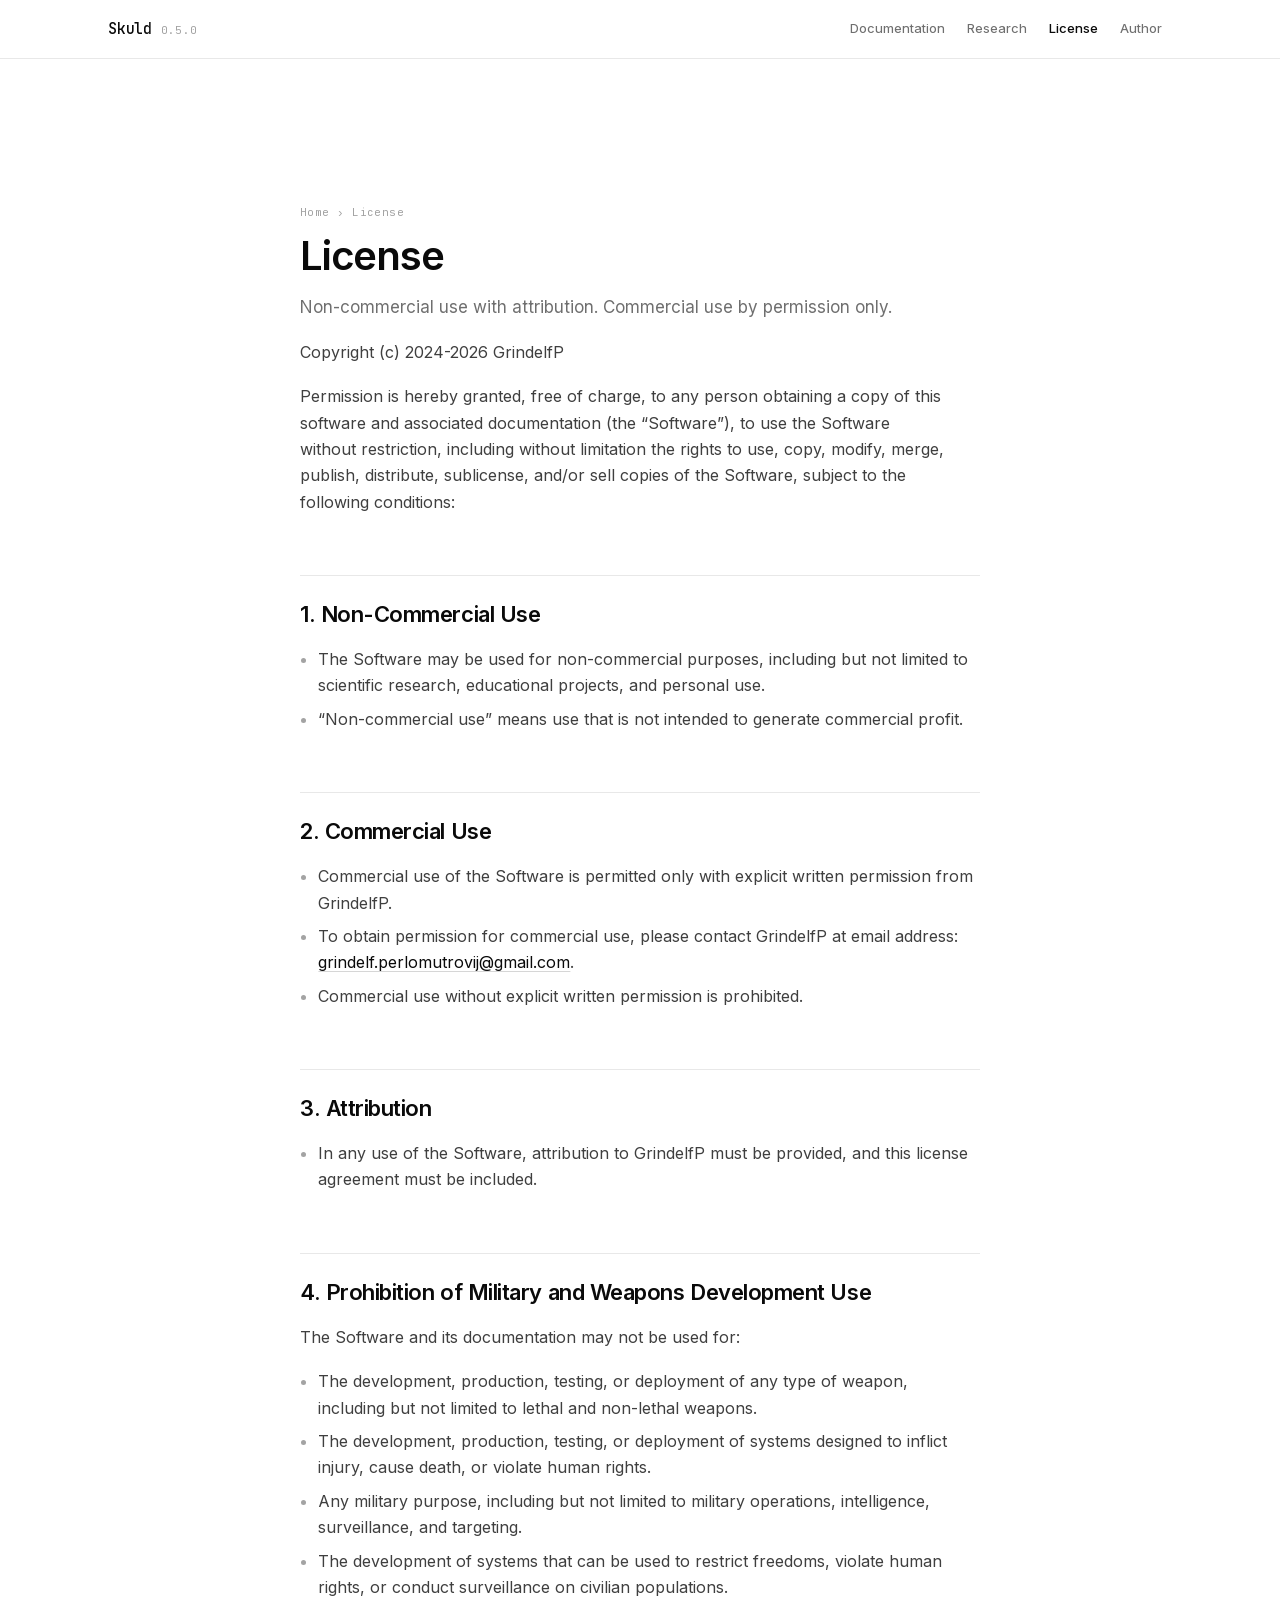
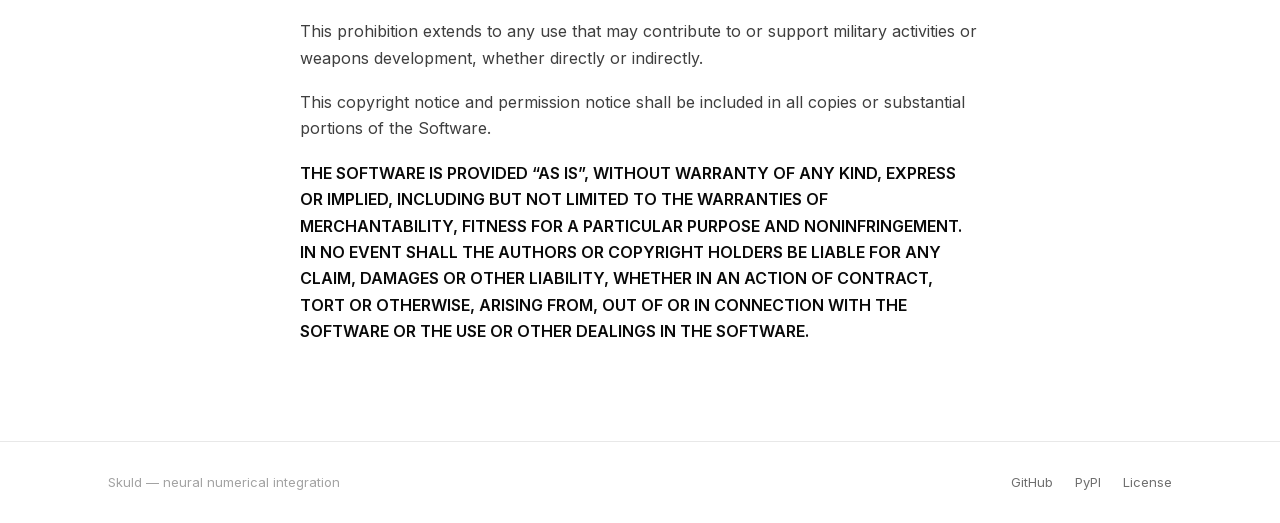
<file: license.html>
<!DOCTYPE html>
<html lang="en">
<head>
    <meta charset="UTF-8">
    <meta name="viewport" content="width=device-width, initial-scale=1.0">
    <title>License — Skuld</title>
    <meta name="description" content="Skuld is licensed for non-commercial use with attribution. Commercial use requires written permission.">
    <link rel="preload" href="fonts/inter-latin.woff2" as="font" type="font/woff2" crossorigin>
    <link rel="preload" href="fonts/jbmono-latin.woff2" as="font" type="font/woff2" crossorigin>
    <link rel="icon" href="favicon.svg" type="image/svg+xml">
    <link rel="stylesheet" href="styles.css">
</head>
<body>
    <header class="site-header">
        <div class="site-header-inner">
            <a class="brand" href="index.html">
                <span class="brand-mark">Skuld</span>
                <span class="brand-version">0.5.0</span>
            </a>
            <nav class="site-nav" aria-label="Primary">
                <a href="docs.html">Documentation</a>
                <a href="research.html">Research</a>
                <a href="license.html" aria-current="page">License</a>
                <a href="author.html">Author</a>
            </nav>
        </div>
    </header>

    <main class="site-main">
        <article class="prose-body">
            <header class="page-head" style="padding: 72px 0 0; max-width: none;">
                <p class="crumbs"><a href="index.html">Home</a> &rsaquo; License</p>
                <h1 style="margin-top: 14px;">License</h1>
                <p class="lede">
                    Non-commercial use with attribution. Commercial use by permission only.
                </p>
            </header>

            <p>Copyright (c) 2024-2026 GrindelfP</p>

            <p>
                Permission is hereby granted, free of charge, to any person obtaining a copy of
                this software and associated documentation (the &ldquo;Software&rdquo;), to use the
                Software without restriction, including without limitation the rights to use,
                copy, modify, merge, publish, distribute, sublicense, and/or sell copies of the
                Software, subject to the following conditions:
            </p>

            <h2 id="non-commercial">1. Non-Commercial Use</h2>
            <ul>
                <li>
                    The Software may be used for non-commercial purposes, including but not
                    limited to scientific research, educational projects, and personal use.
                </li>
                <li>
                    &ldquo;Non-commercial use&rdquo; means use that is not intended to generate
                    commercial profit.
                </li>
            </ul>

            <h2 id="commercial">2. Commercial Use</h2>
            <ul>
                <li>
                    Commercial use of the Software is permitted only with explicit written
                    permission from GrindelfP.
                </li>
                <li>
                    To obtain permission for commercial use, please contact GrindelfP at email
                    address: <a href="mailto:grindelf.perlomutrovij@gmail.com">grindelf.perlomutrovij@gmail.com</a>.
                </li>
                <li>Commercial use without explicit written permission is prohibited.</li>
            </ul>

            <h2 id="attribution">3. Attribution</h2>
            <ul>
                <li>
                    In any use of the Software, attribution to GrindelfP must be provided, and
                    this license agreement must be included.
                </li>
            </ul>

            <h2 id="prohibition">4. Prohibition of Military and Weapons Development Use</h2>
            <p>The Software and its documentation may not be used for:</p>
            <ul>
                <li>
                    The development, production, testing, or deployment of any type of weapon,
                    including but not limited to lethal and non-lethal weapons.
                </li>
                <li>
                    The development, production, testing, or deployment of systems designed to
                    inflict injury, cause death, or violate human rights.
                </li>
                <li>
                    Any military purpose, including but not limited to military operations,
                    intelligence, surveillance, and targeting.
                </li>
                <li>
                    The development of systems that can be used to restrict freedoms, violate
                    human rights, or conduct surveillance on civilian populations.
                </li>
            </ul>
            <p>
                This prohibition extends to any use that may contribute to or support military
                activities or weapons development, whether directly or indirectly.
            </p>

            <p>
                This copyright notice and permission notice shall be included in all copies or
                substantial portions of the Software.
            </p>

            <p>
                <strong>THE SOFTWARE IS PROVIDED &ldquo;AS IS&rdquo;, WITHOUT WARRANTY OF ANY KIND,
                EXPRESS OR IMPLIED, INCLUDING BUT NOT LIMITED TO THE WARRANTIES OF
                MERCHANTABILITY, FITNESS FOR A PARTICULAR PURPOSE AND NONINFRINGEMENT. IN NO EVENT
                SHALL THE AUTHORS OR COPYRIGHT HOLDERS BE LIABLE FOR ANY CLAIM, DAMAGES OR OTHER
                LIABILITY, WHETHER IN AN ACTION OF CONTRACT, TORT OR OTHERWISE, ARISING FROM, OUT
                OF OR IN CONNECTION WITH THE SOFTWARE OR THE USE OR OTHER DEALINGS IN THE
                SOFTWARE.</strong>
            </p>
        </article>
    </main>

    <footer class="site-footer">
        <div class="site-footer-inner">
            <span>Skuld &mdash; neural numerical integration</span>
            <span class="footer-spacer"></span>
            <a href="https://github.com/GrindelfP/project-skuld" target="_blank" rel="noopener">GitHub</a>
            <a href="https://pypi.org/project/skuld-lib/" target="_blank" rel="noopener">PyPI</a>
            <a href="license.html">License</a>
        </div>
    </footer>
</body>
</html>
</file>
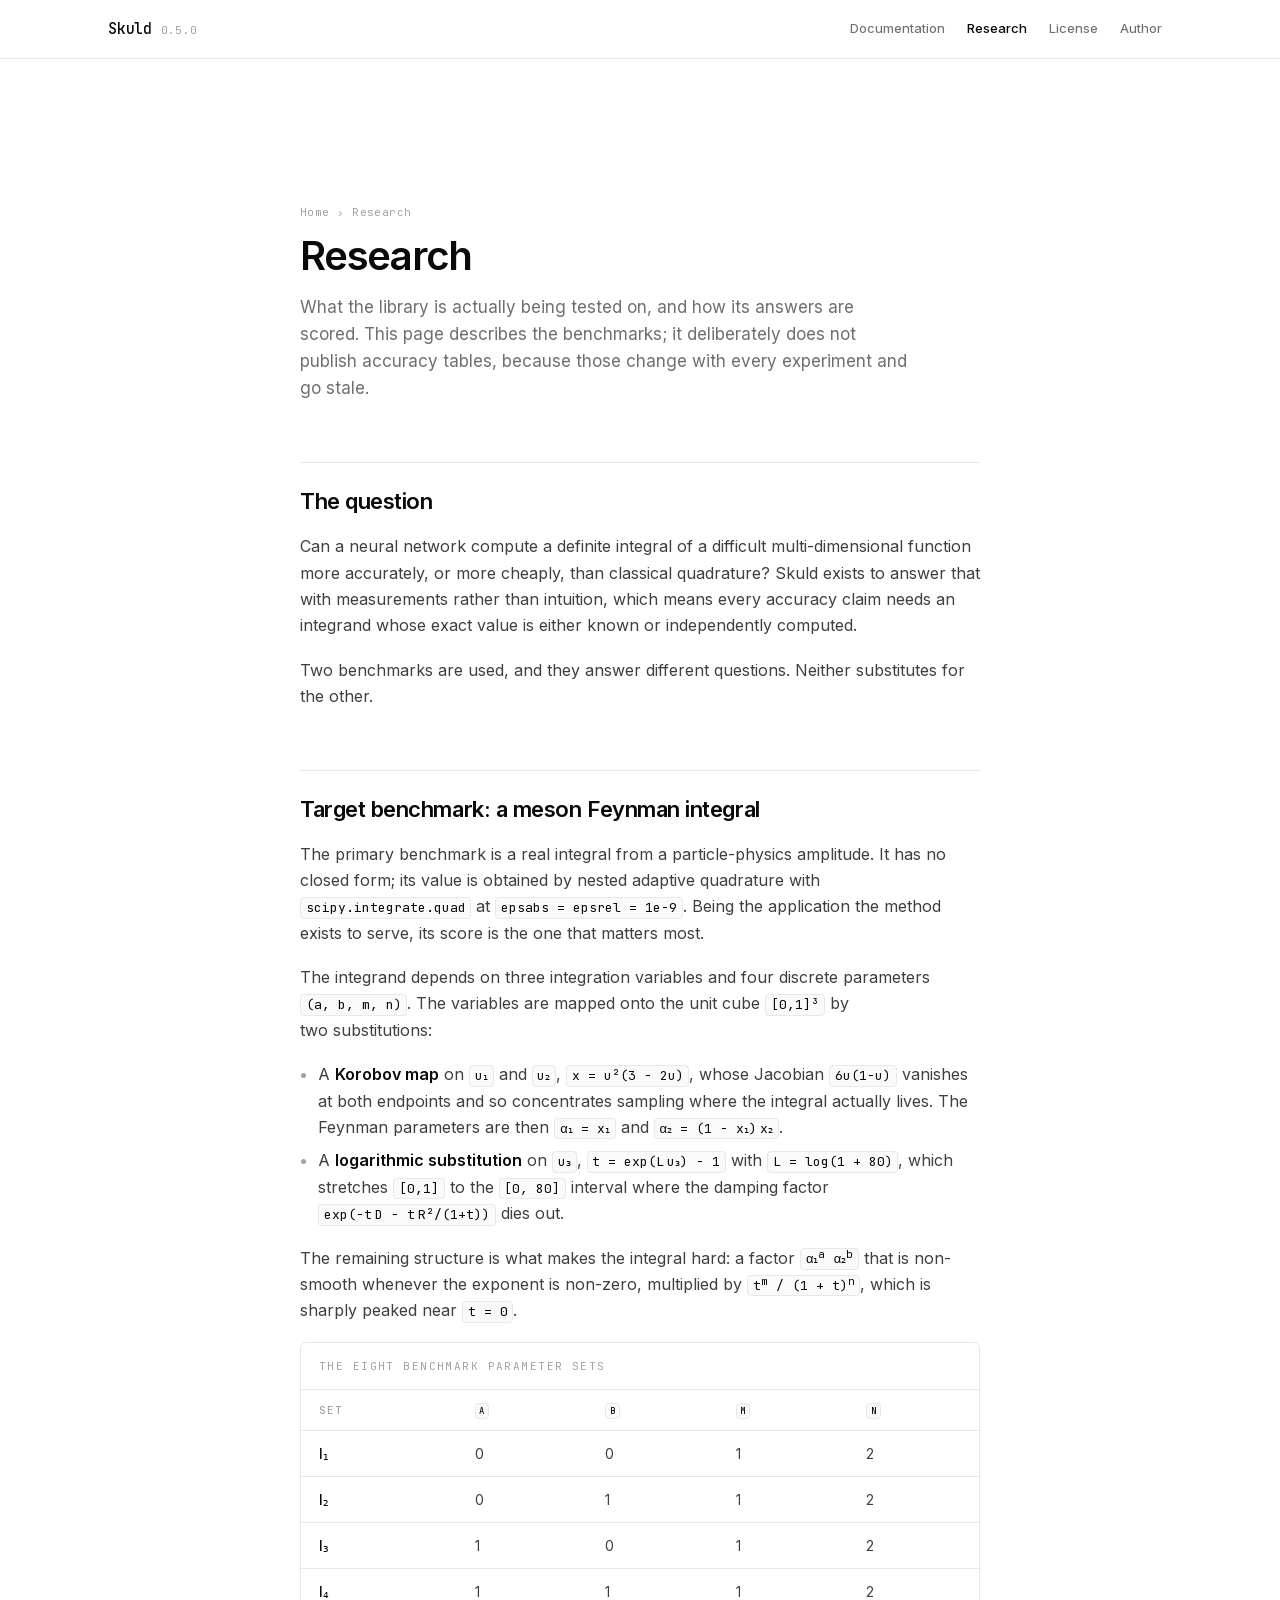
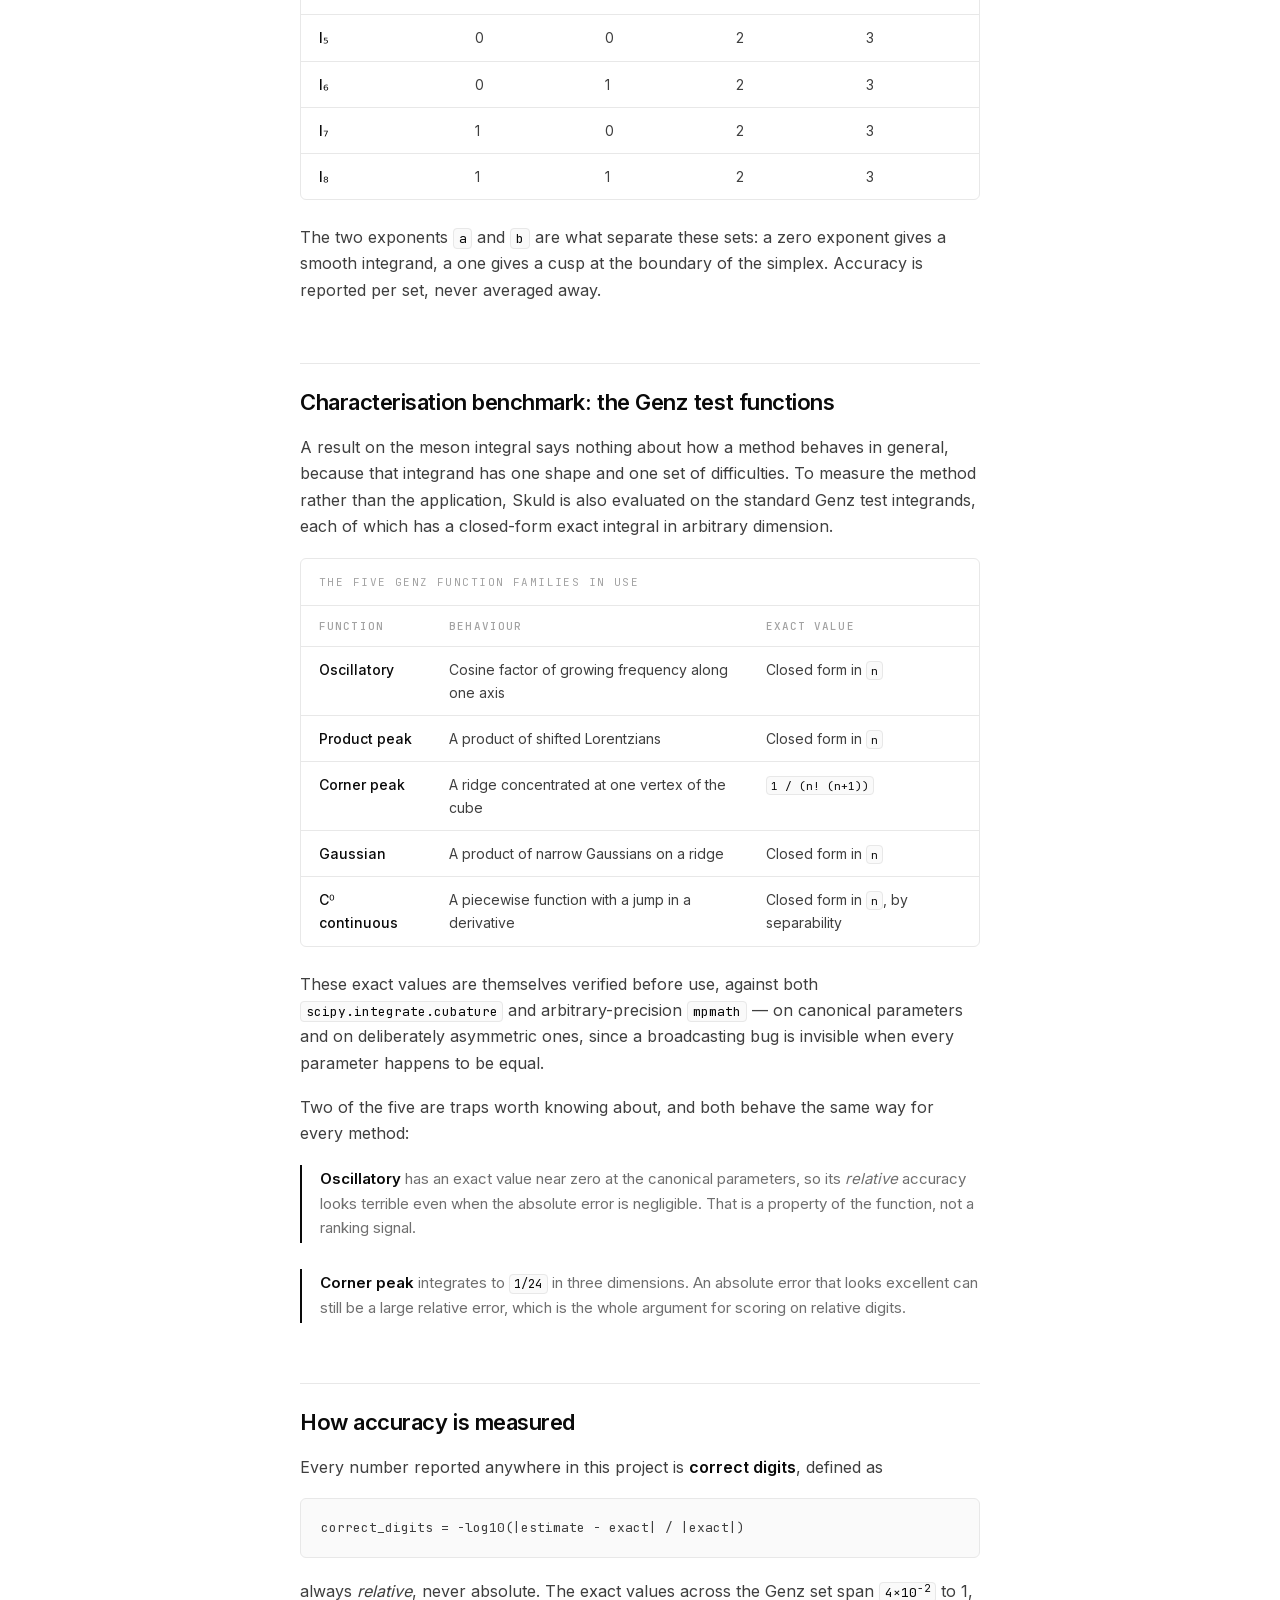
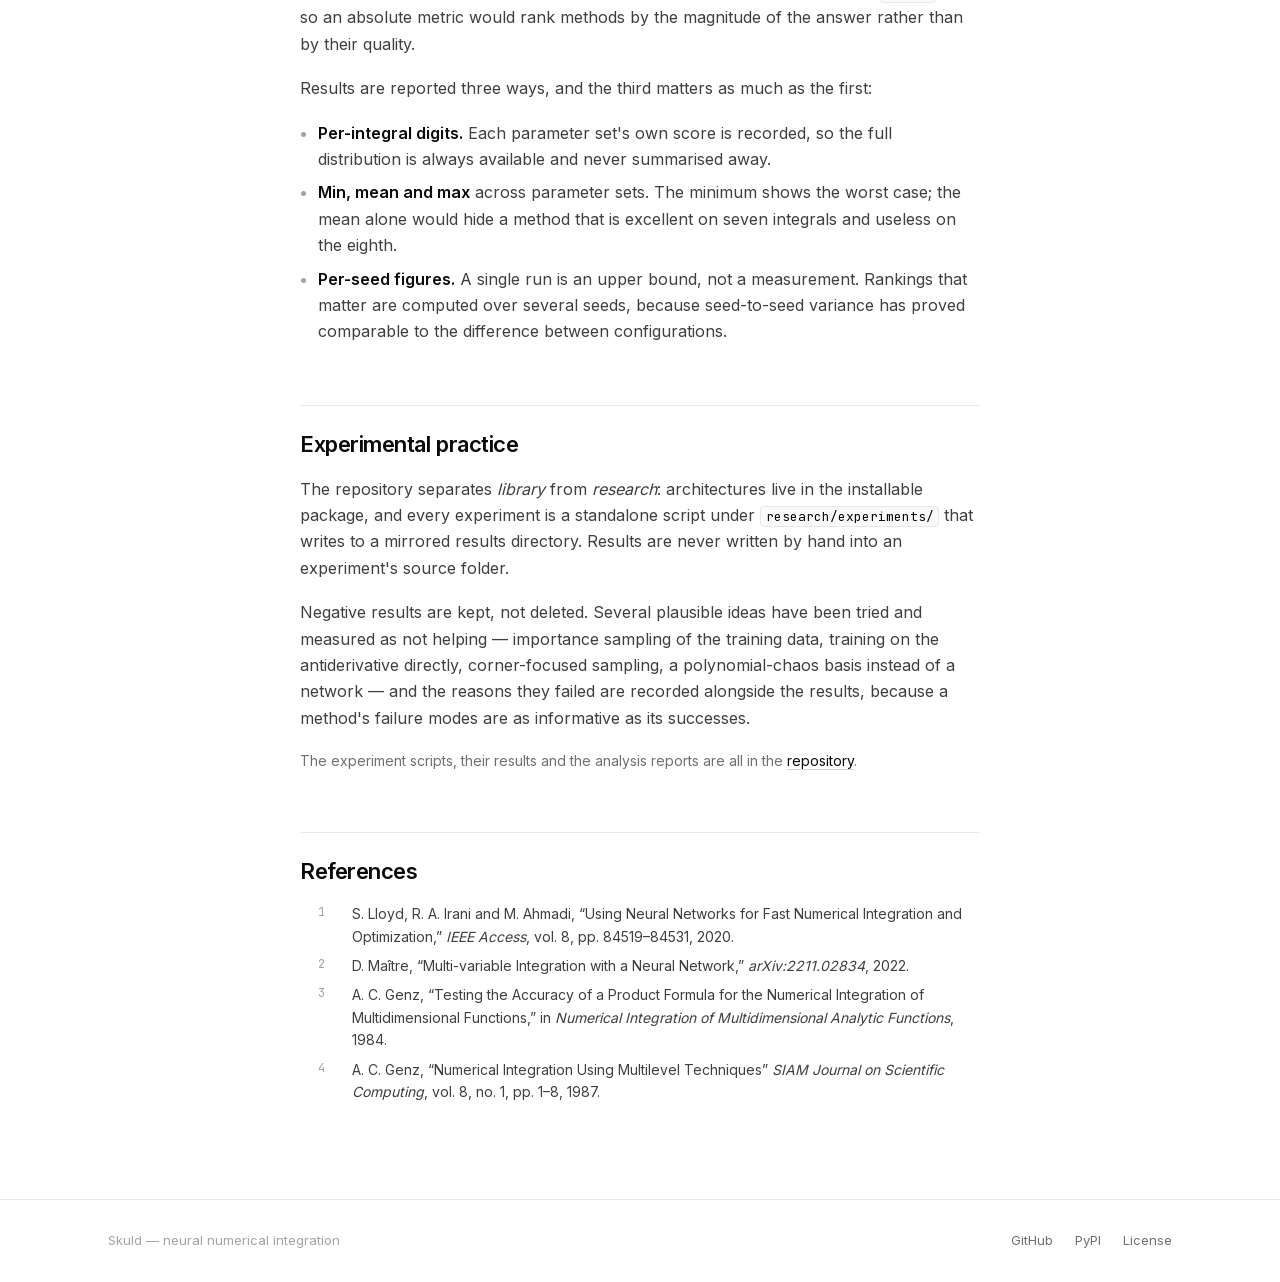
<file: research.html>
<!DOCTYPE html>
<html lang="en">
<head>
    <meta charset="UTF-8">
    <meta name="viewport" content="width=device-width, initial-scale=1.0">
    <title>Research — Skuld</title>
    <meta name="description" content="The physics behind Skuld: the meson Feynman integral used as the target benchmark, the Genz test functions used as a characterisation benchmark, and how accuracy is measured.">
    <link rel="preload" href="fonts/inter-latin.woff2" as="font" type="font/woff2" crossorigin>
    <link rel="preload" href="fonts/jbmono-latin.woff2" as="font" type="font/woff2" crossorigin>
    <link rel="icon" href="favicon.svg" type="image/svg+xml">
    <link rel="stylesheet" href="styles.css">
</head>
<body>
    <header class="site-header">
        <div class="site-header-inner">
            <a class="brand" href="index.html">
                <span class="brand-mark">Skuld</span>
                <span class="brand-version">0.5.0</span>
            </a>
            <nav class="site-nav" aria-label="Primary">
                <a href="docs.html">Documentation</a>
                <a href="research.html" aria-current="page">Research</a>
                <a href="license.html">License</a>
                <a href="author.html">Author</a>
            </nav>
        </div>
    </header>

    <main class="site-main">
        <article class="prose-body">
            <header class="page-head" style="padding: 72px 0 0; max-width: none;">
                <p class="crumbs"><a href="index.html">Home</a> &rsaquo; Research</p>
                <h1 style="margin-top: 14px;">Research</h1>
                <p class="lede">
                    What the library is actually being tested on, and how its answers are scored.
                    This page describes the benchmarks; it deliberately does not publish accuracy
                    tables, because those change with every experiment and go stale.
                </p>
            </header>

            <h2 id="question">The question</h2>
            <p>
                Can a neural network compute a definite integral of a difficult
                multi-dimensional function more accurately, or more cheaply, than classical
                quadrature? Skuld exists to answer that with measurements rather than
                intuition, which means every accuracy claim needs an integrand whose exact value
                is either known or independently computed.
            </p>
            <p>
                Two benchmarks are used, and they answer different questions. Neither substitutes
                for the other.
            </p>

            <h2 id="target">Target benchmark: a meson Feynman integral</h2>
            <p>
                The primary benchmark is a real integral from a particle-physics amplitude. It has
                no closed form; its value is obtained by nested adaptive quadrature with
                <code>scipy.integrate.quad</code> at <code>epsabs = epsrel = 1e-9</code>. Being
                the application the method exists to serve, its score is the one that matters
                most.
            </p>
            <p>
                The integrand depends on three integration variables and four discrete
                parameters <code>(a, b, m, n)</code>. The variables are mapped onto the unit cube
                <code>[0,1]&sup3;</code> by two substitutions:
            </p>
            <ul>
                <li>
                    A <strong>Korobov map</strong> on <code>u&#8321;</code> and
                    <code>u&#8322;</code>, <code>x = u&sup2;(3 &minus; 2u)</code>, whose Jacobian
                    <code>6u(1&minus;u)</code> vanishes at both endpoints and so concentrates
                    sampling where the integral actually lives. The Feynman parameters are then
                    <code>&alpha;&#8321; = x&#8321;</code> and
                    <code>&alpha;&#8322; = (1 &minus; x&#8321;)&thinsp;x&#8322;</code>.
                </li>
                <li>
                    A <strong>logarithmic substitution</strong> on <code>u&#8323;</code>,
                    <code>t = exp(L&thinsp;u&#8323;) &minus; 1</code> with
                    <code>L = log(1 + 80)</code>, which stretches <code>[0,1]</code> to the
                    <code>[0, 80]</code> interval where the damping factor
                    <code>exp(&minus;t&thinsp;D &minus; t&thinsp;R&sup2;/(1+t))</code> dies out.
                </li>
            </ul>
            <p>
                The remaining structure is what makes the integral hard: a factor
                <code>&alpha;&#8321;<sup>a</sup> &alpha;&#8322;<sup>b</sup></code> that is
                non-smooth whenever the exponent is non-zero, multiplied by
                <code>t<sup>m</sup> / (1 + t)<sup>n</sup></code>, which is sharply peaked near
                <code>t = 0</code>.
            </p>
            <div class="table-wrap">
                <table>
                    <caption>The eight benchmark parameter sets</caption>
                    <thead>
                        <tr><th>Set</th><th><code>a</code></th><th><code>b</code></th><th><code>m</code></th><th><code>n</code></th></tr>
                    </thead>
                    <tbody>
                        <tr><th>I&#8321;</th><td>0</td><td>0</td><td>1</td><td>2</td></tr>
                        <tr><th>I&#8322;</th><td>0</td><td>1</td><td>1</td><td>2</td></tr>
                        <tr><th>I&#8323;</th><td>1</td><td>0</td><td>1</td><td>2</td></tr>
                        <tr><th>I&#8324;</th><td>1</td><td>1</td><td>1</td><td>2</td></tr>
                        <tr><th>I&#8325;</th><td>0</td><td>0</td><td>2</td><td>3</td></tr>
                        <tr><th>I&#8326;</th><td>0</td><td>1</td><td>2</td><td>3</td></tr>
                        <tr><th>I&#8327;</th><td>1</td><td>0</td><td>2</td><td>3</td></tr>
                        <tr><th>I&#8328;</th><td>1</td><td>1</td><td>2</td><td>3</td></tr>
                    </tbody>
                </table>
            </div>
            <p>
                The two exponents <code>a</code> and <code>b</code> are what separate these sets:
                a zero exponent gives a smooth integrand, a one gives a cusp at the boundary of the
                simplex. Accuracy is reported per set, never averaged away.
            </p>

            <h2 id="characterisation">Characterisation benchmark: the Genz test functions</h2>
            <p>
                A result on the meson integral says nothing about how a method behaves in general,
                because that integrand has one shape and one set of difficulties. To measure the
                method rather than the application, Skuld is also evaluated on the standard Genz
                test integrands, each of which has a closed-form exact integral in arbitrary
                dimension.
            </p>
            <div class="table-wrap">
                <table>
                    <caption>The five Genz function families in use</caption>
                    <thead>
                        <tr><th>Function</th><th>Behaviour</th><th>Exact value</th></tr>
                    </thead>
                    <tbody>
                        <tr><th>Oscillatory</th><td>Cosine factor of growing frequency along one axis</td><td>Closed form in <code>n</code></td></tr>
                        <tr><th>Product peak</th><td>A product of shifted Lorentzians</td><td>Closed form in <code>n</code></td></tr>
                        <tr><th>Corner peak</th><td>A ridge concentrated at one vertex of the cube</td><td><code>1 / (n! (n+1))</code></td></tr>
                        <tr><th>Gaussian</th><td>A product of narrow Gaussians on a ridge</td><td>Closed form in <code>n</code></td></tr>
                        <tr><th>C&#8304; continuous</th><td>A piecewise function with a jump in a derivative</td><td>Closed form in <code>n</code>, by separability</td></tr>
                    </tbody>
                </table>
            </div>
            <p>
                These exact values are themselves verified before use, against both
                <code>scipy.integrate.cubature</code> and arbitrary-precision
                <code>mpmath</code> &mdash; on canonical parameters and on deliberately asymmetric
                ones, since a broadcasting bug is invisible when every parameter happens to be
                equal.
            </p>
            <p>
                Two of the five are traps worth knowing about, and both behave the same way for
                every method:
            </p>
            <div class="note">
                <p>
                    <strong>Oscillatory</strong> has an exact value near zero at the canonical
                    parameters, so its <em>relative</em> accuracy looks terrible even when the
                    absolute error is negligible. That is a property of the function, not a
                    ranking signal.
                </p>
            </div>
            <div class="note" style="margin-top: 26px;">
                <p>
                    <strong>Corner peak</strong> integrates to <code>1/24</code> in three
                    dimensions. An absolute error that looks excellent can still be a large
                    relative error, which is the whole argument for scoring on relative digits.
                </p>
            </div>

            <h2 id="measurement">How accuracy is measured</h2>
            <p>
                Every number reported anywhere in this project is <strong>correct digits</strong>,
                defined as
            </p>
            <pre><code>correct_digits = -log10(|estimate - exact| / |exact|)</code></pre>
            <p>
                always <em>relative</em>, never absolute. The exact values across the Genz set span
                <code>4&times;10<sup>&minus;2</sup></code> to 1, so an absolute metric would rank
                methods by the magnitude of the answer rather than by their quality.
            </p>
            <p>
                Results are reported three ways, and the third matters as much as the first:
            </p>
            <ul>
                <li><strong>Per-integral digits.</strong> Each parameter set's own score is recorded, so the full distribution is always available and never summarised away.</li>
                <li><strong>Min, mean and max</strong> across parameter sets. The minimum shows the worst case; the mean alone would hide a method that is excellent on seven integrals and useless on the eighth.</li>
                <li><strong>Per-seed figures.</strong> A single run is an upper bound, not a measurement. Rankings that matter are computed over several seeds, because seed-to-seed variance has proved comparable to the difference between configurations.</li>
            </ul>

            <h2 id="practice">Experimental practice</h2>
            <p>
                The repository separates <em>library</em> from <em>research</em>: architectures
                live in the installable package, and every experiment is a standalone script
                under <code>research/experiments/</code> that writes to a mirrored results
                directory. Results are never written by hand into an experiment's source folder.
            </p>
            <p>
                Negative results are kept, not deleted. Several plausible ideas have been tried and
                measured as not helping &mdash; importance sampling of the training data, training
                on the antiderivative directly, corner-focused sampling, a polynomial-chaos basis
                instead of a network &mdash; and the reasons they failed are recorded alongside the
                results, because a method's failure modes are as informative as its successes.
            </p>
            <p class="muted" style="font-size: 0.875rem;">
                The experiment scripts, their results and the analysis reports are all in the
                <a href="https://github.com/GrindelfP/project-skuld" target="_blank" rel="noopener">repository</a>.
            </p>

            <h2 id="references">References</h2>
            <ol class="refs">
                <li>
                    S. Lloyd, R. A. Irani and M. Ahmadi,
                    &ldquo;Using Neural Networks for Fast Numerical Integration and
                    Optimization,&rdquo; <em>IEEE Access</em>, vol. 8, pp. 84519&ndash;84531, 2020.
                </li>
                <li>
                    D. Ma&icirc;tre,
                    &ldquo;Multi-variable Integration with a Neural Network,&rdquo;
                    <em>arXiv:2211.02834</em>, 2022.
                </li>
                <li>
                    A. C. Genz,
                    &ldquo;Testing the Accuracy of a Product Formula for the Numerical
                    Integration of Multidimensional Functions,&rdquo; in
                    <em>Numerical Integration of Multidimensional Analytic Functions</em>,
                    1984.
                </li>
                <li>
                    A. C. Genz, &ldquo;Numerical Integration Using Multilevel Techniques&rdquo;
                    <em>SIAM Journal on Scientific Computing</em>, vol. 8, no. 1, pp. 1&ndash;8, 1987.
                </li>
            </ol>
        </article>
    </main>

    <footer class="site-footer">
        <div class="site-footer-inner">
            <span>Skuld &mdash; neural numerical integration</span>
            <span class="footer-spacer"></span>
            <a href="https://github.com/GrindelfP/project-skuld" target="_blank" rel="noopener">GitHub</a>
            <a href="https://pypi.org/project/skuld-lib/" target="_blank" rel="noopener">PyPI</a>
            <a href="license.html">License</a>
        </div>
    </footer>
</body>
</html>
</file>
<file: styles.css>
/* ============================================================
   Skuld — grayscale, light, minimal
   ============================================================ */

/* ============================================================
   Fonts (self-hosted, variable)
   ============================================================ */

@font-face {
    font-family: "Inter";
    font-style: normal;
    font-weight: 100 900;
    font-display: swap;
    src: url("fonts/inter-latin.woff2") format("woff2");
    unicode-range: U+0000-00FF, U+0131, U+0152-0153, U+02BB-02BC, U+02C6, U+02DA,
        U+02DC, U+0304, U+0308, U+0329, U+2000-206F, U+20AC, U+2122, U+2191, U+2193,
        U+2212, U+2215, U+FEFF, U+FFFD;
}

@font-face {
    font-family: "Inter";
    font-style: normal;
    font-weight: 100 900;
    font-display: swap;
    src: url("fonts/inter-latin-ext.woff2") format("woff2");
    unicode-range: U+0100-02BA, U+02BD-02C5, U+02C7-02CC, U+02CE-02D7, U+02DD-02FF,
        U+0304, U+0308, U+0329, U+1D00-1DBF, U+1E00-1E9F, U+1EF2-1EFF, U+2020,
        U+20A0-20AB, U+20AD-20C0, U+2113, U+2C60-2C7F, U+A720-A7FF;
}

@font-face {
    font-family: "JetBrains Mono";
    font-style: normal;
    font-weight: 100 800;
    font-display: swap;
    src: url("fonts/jbmono-latin.woff2") format("woff2");
    unicode-range: U+0000-00FF, U+0131, U+0152-0153, U+02BB-02BC, U+02C6, U+02DA,
        U+02DC, U+0304, U+0308, U+0329, U+2000-206F, U+20AC, U+2122, U+2191, U+2193,
        U+2212, U+2215, U+FEFF, U+FFFD;
}

@font-face {
    font-family: "JetBrains Mono";
    font-style: normal;
    font-weight: 100 800;
    font-display: swap;
    src: url("fonts/jbmono-latin-ext.woff2") format("woff2");
    unicode-range: U+0100-02BA, U+02BD-02C5, U+02C7-02CC, U+02CE-02D7, U+02DD-02FF,
        U+0304, U+0308, U+0329, U+1D00-1DBF, U+1E00-1E9F, U+1EF2-1EFF, U+2020,
        U+20A0-20AB, U+20AD-20C0, U+2113, U+2C60-2C7F, U+A720-A7FF;
}

/* ============================================================
   Tokens — pure grayscale
   ============================================================ */

:root {
    --bg: #ffffff;
    --surface: #fafafa;
    --surface-hover: #f4f4f4;

    --fg: #0a0a0a;
    --fg-body: #3f3f3f;
    --fg-muted: #6f6f6f;
    --fg-faint: #a3a3a3;

    --border: #e8e8e8;
    --border-strong: #d6d6d6;

    --radius: 6px;
    --radius-sm: 4px;
    --transition: 0.15s ease;

    --sans: "Inter", -apple-system, BlinkMacSystemFont, "Segoe UI", Helvetica, Arial, sans-serif;
    --mono: "JetBrains Mono", ui-monospace, SFMono-Regular, Menlo, Consolas, monospace;

    --measure: 68ch;
    --gutter: 28px;
}

/* ============================================================
   Reset
   ============================================================ */

*,
*::before,
*::after {
    margin: 0;
    padding: 0;
    box-sizing: border-box;
}

html {
    scroll-behavior: smooth;
    scroll-padding-top: 92px;
    -webkit-text-size-adjust: 100%;
}

body {
    font-family: var(--sans);
    font-size: 16px;
    line-height: 1.65;
    background: var(--bg);
    color: var(--fg-body);
    min-height: 100vh;
    display: flex;
    flex-direction: column;
    -webkit-font-smoothing: antialiased;
    -moz-osx-font-smoothing: grayscale;
    font-feature-settings: "cv05" 1, "cv11" 1;
}

img,
svg {
    display: block;
    max-width: 100%;
}

a {
    color: var(--fg);
    text-decoration: underline;
    text-decoration-color: var(--border-strong);
    text-underline-offset: 3px;
    text-decoration-thickness: 1px;
    transition: text-decoration-color var(--transition);
}

a:hover {
    text-decoration-color: var(--fg);
}

:focus-visible {
    outline: 2px solid var(--fg);
    outline-offset: 2px;
    border-radius: 2px;
}

/* ============================================================
   Typography primitives
   ============================================================ */

h1, h2, h3, h4, h5, h6 {
    color: var(--fg);
    font-weight: 600;
    letter-spacing: -0.021em;
    line-height: 1.18;
    text-wrap: balance;
}

h1 { font-size: 2.5rem; letter-spacing: -0.031em; line-height: 1.06; }
h2 { font-size: 1.375rem; }
h3 { font-size: 1.0625rem; }
h4 { font-size: 0.9375rem; }

p { text-wrap: pretty; }

strong {
    color: var(--fg);
    font-weight: 600;
}

code, pre, kbd {
    font-family: var(--mono);
    font-feature-settings: normal;
}

/* Eyebrow label — the site's one recurring ornament */
.eyebrow {
    font-family: var(--mono);
    font-size: 0.6875rem;
    font-weight: 500;
    text-transform: uppercase;
    letter-spacing: 0.13em;
    color: var(--fg-faint);
    line-height: 1.4;
}

.lede {
    font-size: 1.0625rem;
    line-height: 1.6;
    color: var(--fg-muted);
    max-width: 56ch;
}

.muted {
    color: var(--fg-muted);
}

.faint {
    color: var(--fg-faint);
}

/* ============================================================
   Code
   ============================================================ */

code {
    font-size: 0.8125em;
    background: var(--surface);
    border: 1px solid var(--border);
    border-radius: var(--radius-sm);
    padding: 0.1em 0.36em;
    color: var(--fg);
    white-space: nowrap;
}

pre {
    background: var(--surface);
    border: 1px solid var(--border);
    border-radius: var(--radius);
    padding: 18px 20px;
    overflow-x: auto;
    margin: 0 0 20px;
    font-size: 0.8125rem;
    line-height: 1.7;
    color: var(--fg-body);
    tab-size: 4;
}

pre code {
    background: none;
    border: 0;
    padding: 0;
    font-size: inherit;
    color: inherit;
    white-space: pre;
}

/* ============================================================
   Header
   ============================================================ */

.site-header {
    position: sticky;
    top: 0;
    z-index: 50;
    background: rgba(255, 255, 255, 0.85);
    backdrop-filter: saturate(180%) blur(12px);
    -webkit-backdrop-filter: saturate(180%) blur(12px);
    border-bottom: 1px solid var(--border);
}

.site-header-inner {
    max-width: 1120px;
    margin: 0 auto;
    padding: 0 var(--gutter);
    height: 58px;
    display: flex;
    align-items: center;
    gap: 28px;
}

.brand {
    display: flex;
    align-items: baseline;
    gap: 9px;
    color: var(--fg);
    text-decoration: none;
    font-weight: 600;
    font-size: 0.9375rem;
    letter-spacing: -0.015em;
    flex-shrink: 0;
}

.brand:hover {
    color: var(--fg);
}

.brand .brand-mark {
    font-family: var(--mono);
    font-weight: 500;
}

.brand .brand-version {
    font-family: var(--mono);
    font-size: 0.6875rem;
    font-weight: 400;
    color: var(--fg-faint);
    letter-spacing: 0.02em;
}

.site-nav {
    display: flex;
    align-items: center;
    gap: 2px;
    margin-left: auto;
    overflow-x: auto;
    scrollbar-width: none;
}

.site-nav::-webkit-scrollbar {
    display: none;
}

.site-nav a {
    padding: 5px 10px;
    border-radius: var(--radius-sm);
    font-size: 0.8125rem;
    font-weight: 450;
    color: var(--fg-muted);
    text-decoration: none;
    white-space: nowrap;
    transition: color var(--transition), background var(--transition);
}

.site-nav a:hover {
    color: var(--fg);
    background: var(--surface-hover);
}

.site-nav a[aria-current="page"] {
    color: var(--fg);
    font-weight: 500;
}

/* ============================================================
   Layout
   ============================================================ */

.site-main {
    flex: 1;
}

.shell {
    max-width: 1120px;
    margin: 0 auto;
    padding: 0 var(--gutter);
}

/* Prose pages: one centered measured column */
.prose {
    max-width: var(--measure);
    margin: 0 auto;
    padding: 72px 0 96px;
}

/* Docs page: sticky TOC beside the prose column */
.with-toc {
    max-width: 1120px;
    margin: 0 auto;
    padding: 0 var(--gutter);
    display: grid;
    grid-template-columns: 208px minmax(0, 1fr);
    gap: 64px;
    align-items: start;
}

.toc {
    position: sticky;
    top: 82px;
    padding: 72px 0 32px;
    max-height: calc(100vh - 82px);
    overflow-y: auto;
    scrollbar-width: thin;
}

.toc-label {
    padding: 0 0 10px;
    font-family: var(--mono);
    font-size: 0.6875rem;
    font-weight: 500;
    text-transform: uppercase;
    letter-spacing: 0.13em;
    color: var(--fg-faint);
}

.toc ol {
    list-style: none;
    border-left: 1px solid var(--border);
}

.toc li {
    margin: 0;
}

.toc a {
    display: block;
    padding: 4px 0 4px 14px;
    margin-left: -1px;
    border-left: 1px solid transparent;
    font-size: 0.8125rem;
    line-height: 1.45;
    color: var(--fg-muted);
    text-decoration: none;
    transition: color var(--transition), border-color var(--transition);
}

.toc a:hover {
    color: var(--fg);
    border-left-color: var(--border-strong);
}

.toc a.is-active {
    color: var(--fg);
    font-weight: 500;
    border-left-color: var(--fg);
}

/* ============================================================
   Page header
   ============================================================ */

.page-head {
    padding: 72px 0 0;
    max-width: var(--measure);
}

.page-head h1 {
    margin: 14px 0 0;
}

.page-head .lede {
    margin-top: 16px;
}

.crumbs {
    font-family: var(--mono);
    font-size: 0.6875rem;
    letter-spacing: 0.04em;
    color: var(--fg-faint);
}

.crumbs a {
    color: var(--fg-faint);
    text-decoration: none;
}

.crumbs a:hover {
    color: var(--fg-muted);
}

/* ============================================================
   Home: hero
   ============================================================ */

.hero {
    max-width: 1120px;
    margin: 0 auto;
    padding: 96px var(--gutter) 88px;
}

.hero h1 {
    max-width: 30ch;
    margin: 0;
}

.hero .lede {
    margin-top: 24px;
    max-width: 52ch;
    font-size: 1.125rem;
}

.hero-actions {
    display: flex;
    flex-wrap: wrap;
    align-items: center;
    gap: 10px;
    margin-top: 36px;
}

/* ============================================================
   Buttons
   ============================================================ */

.btn {
    display: inline-flex;
    align-items: center;
    gap: 7px;
    height: 40px;
    padding: 0 18px;
    border: 1px solid var(--border-strong);
    border-radius: var(--radius);
    background: var(--bg);
    color: var(--fg);
    font-family: inherit;
    font-size: 0.875rem;
    font-weight: 500;
    letter-spacing: -0.005em;
    text-decoration: none;
    cursor: pointer;
    transition: background var(--transition), border-color var(--transition);
}

.btn:hover {
    background: var(--surface-hover);
    border-color: var(--fg-faint);
    text-decoration: none;
}

.btn-primary {
    background: var(--fg);
    border-color: var(--fg);
    color: #fff;
}

.btn-primary:hover {
    background: #262626;
    border-color: #262626;
}

.btn .btn-arrow {
    transition: transform var(--transition);
}

.btn:hover .btn-arrow {
    transform: translateX(2px);
}

@media (prefers-reduced-motion: reduce) {
    html { scroll-behavior: auto; }
    .btn .btn-arrow,
    .btn:hover .btn-arrow { transition: none; transform: none; }
}

/* ============================================================
   Sections — full-bleed hairlines, no cards
   ============================================================ */

.section {
    border-top: 1px solid var(--border);
}

.section-inner {
    max-width: 1120px;
    margin: 0 auto;
    padding: 76px var(--gutter);
}

.section-head {
    display: grid;
    grid-template-columns: minmax(0, 1fr) minmax(0, 1.1fr);
    gap: 48px;
    margin-bottom: 44px;
}

.section-head h2 {
    max-width: 15ch;
}

.section-head p {
    max-width: 56ch;
}

/* ============================================================
   Feature list
   ============================================================ */

.features {
    display: grid;
    grid-template-columns: repeat(auto-fit, minmax(258px, 1fr));
    gap: 1px;
    background: var(--border);
    border: 1px solid var(--border);
    border-radius: var(--radius);
    overflow: hidden;
}

.feature {
    background: var(--bg);
    padding: 26px 24px 28px;
}

.feature-index {
    font-family: var(--mono);
    font-size: 0.6875rem;
    font-weight: 500;
    color: var(--fg-faint);
    letter-spacing: 0.08em;
}

.feature h3 {
    margin: 10px 0 0;
    display: flex;
    align-items: baseline;
    gap: 10px;
}

.feature h3 .feature-tag {
    font-family: var(--mono);
    font-size: 0.625rem;
    font-weight: 500;
    text-transform: uppercase;
    letter-spacing: 0.1em;
    color: var(--fg-faint);
}

.feature p {
    margin-top: 8px;
    font-size: 0.875rem;
    line-height: 1.6;
    color: var(--fg-muted);
}

/* ============================================================
   Table — hairline rules, no fills
   ============================================================ */

.table-wrap {
    overflow-x: auto;
    margin: 0 0 24px;
    border: 1px solid var(--border);
    border-radius: var(--radius);
}

table {
    width: 100%;
    border-collapse: collapse;
    font-size: 0.875rem;
}

caption {
    caption-side: top;
    text-align: left;
    padding: 14px 18px;
    border-bottom: 1px solid var(--border);
    font-family: var(--mono);
    font-size: 0.6875rem;
    text-transform: uppercase;
    letter-spacing: 0.13em;
    color: var(--fg-faint);
}

th, td {
    padding: 11px 18px;
    text-align: left;
    border-bottom: 1px solid var(--border);
    vertical-align: top;
}

thead th {
    font-family: var(--mono);
    font-size: 0.6875rem;
    font-weight: 500;
    text-transform: uppercase;
    letter-spacing: 0.1em;
    color: var(--fg-faint);
    white-space: nowrap;
}

tbody th {
    font-weight: 500;
    color: var(--fg);
}

tbody tr:last-child th,
tbody tr:last-child td {
    border-bottom: 0;
}

/* ============================================================
   Prose body
   ============================================================ */

.prose-body {
    max-width: var(--measure);
    margin: 0 auto;
    padding: 72px 0 96px;
}

.prose-body > * + * {
    margin-top: 18px;
}

.prose-body h2 {
    margin-top: 60px;
    padding-top: 26px;
    border-top: 1px solid var(--border);
}

.prose-body h2:first-child {
    margin-top: 0;
    padding-top: 0;
    border-top: 0;
}

.prose-body h3 {
    margin-top: 36px;
}

.prose-body ul,
.prose-body ol {
    padding-left: 1.15rem;
}

.prose-body li + li {
    margin-top: 7px;
}

.prose-body li::marker {
    color: var(--fg-faint);
}

.prose-body hr {
    border: 0;
    border-top: 1px solid var(--border);
    margin: 56px 0;
}

/* Definition grid — used for API summaries */
.spec {
    border: 1px solid var(--border);
    border-radius: var(--radius);
    overflow: hidden;
}

.spec-row {
    display: grid;
    grid-template-columns: minmax(0, 1fr);
    gap: 3px;
    padding: 16px 18px;
    border-bottom: 1px solid var(--border);
}

.spec-row:last-child {
    border-bottom: 0;
}

.spec-key {
    font-family: var(--mono);
    font-size: 0.8125rem;
    color: var(--fg);
}

.spec-val {
    font-size: 0.8125rem;
    color: var(--fg-muted);
}

/* Callout */
.note {
    border-left: 2px solid var(--fg);
    padding: 2px 0 2px 18px;
    color: var(--fg-muted);
    font-size: 0.9375rem;
}

/* Check list */
.checks {
    list-style: none;
    padding: 0;
}

.checks li {
    position: relative;
    padding-left: 26px;
    font-size: 0.9375rem;
}

.checks li::before {
    content: "";
    position: absolute;
    left: 2px;
    top: 0.62em;
    width: 9px;
    height: 5px;
    border-left: 1.5px solid var(--fg-muted);
    border-bottom: 1.5px solid var(--fg-muted);
    transform: rotate(-45deg);
}

/* References */
.refs {
    list-style: none;
    padding: 0;
    counter-reset: ref;
}

.refs li {
    counter-increment: ref;
    position: relative;
    padding-left: 34px;
    font-size: 0.875rem;
    line-height: 1.6;
}

.refs li::before {
    content: counter(ref);
    position: absolute;
    left: 0;
    top: 0;
    font-family: var(--mono);
    font-size: 0.75rem;
    color: var(--fg-faint);
}

/* ============================================================
   Install block
   ============================================================ */

.install {
    display: grid;
    grid-template-columns: repeat(auto-fit, minmax(230px, 1fr));
    gap: 1px;
    background: var(--border);
    border: 1px solid var(--border);
    border-radius: var(--radius);
    overflow: hidden;
}

.install-cell {
    background: var(--bg);
    padding: 20px;
}

.install-cell .eyebrow {
    display: block;
    margin-bottom: 12px;
}

.install-cell pre {
    margin: 0;
    border: 0;
    background: none;
    padding: 0;
    font-size: 0.8125rem;
}

/* ============================================================
   Footer
   ============================================================ */

.site-footer {
    border-top: 1px solid var(--border);
    margin-top: auto;
}

.site-footer-inner {
    max-width: 1120px;
    margin: 0 auto;
    padding: 30px var(--gutter);
    display: flex;
    flex-wrap: wrap;
    align-items: center;
    gap: 12px 22px;
    font-size: 0.8125rem;
    color: var(--fg-faint);
}

.site-footer a {
    color: var(--fg-muted);
    text-decoration: none;
}

.site-footer a:hover {
    color: var(--fg);
}

.site-footer .footer-spacer {
    margin-left: auto;
}

/* ============================================================
   Responsive
   ============================================================ */

@media (max-width: 940px) {
    .with-toc {
        grid-template-columns: minmax(0, 1fr);
        gap: 0;
    }

    .toc {
        display: none;
    }

    .section-head {
        grid-template-columns: minmax(0, 1fr);
        gap: 16px;
    }
}

@media (max-width: 640px) {
    :root {
        --gutter: 20px;
    }

    html {
        scroll-padding-top: 78px;
    }

    .site-header-inner {
        height: 54px;
        gap: 16px;
    }

    .brand .brand-version {
        display: none;
    }

    .hero {
        padding: 60px var(--gutter) 56px;
    }

    .hero h1 {
        font-size: 1.75rem;
    }

    .hero .lede {
        font-size: 1.0625rem;
    }

    h1 {
        font-size: 2rem;
    }

    .section-inner {
        padding: 56px var(--gutter);
    }

    .prose,
    .prose-body,
    .page-head {
        padding: 52px 0 68px;
    }
}

@media print {
    .site-header,
    .site-footer,
    .toc,
    .hero-actions {
        display: none;
    }

    body {
        color: #000;
    }
}
</file>
